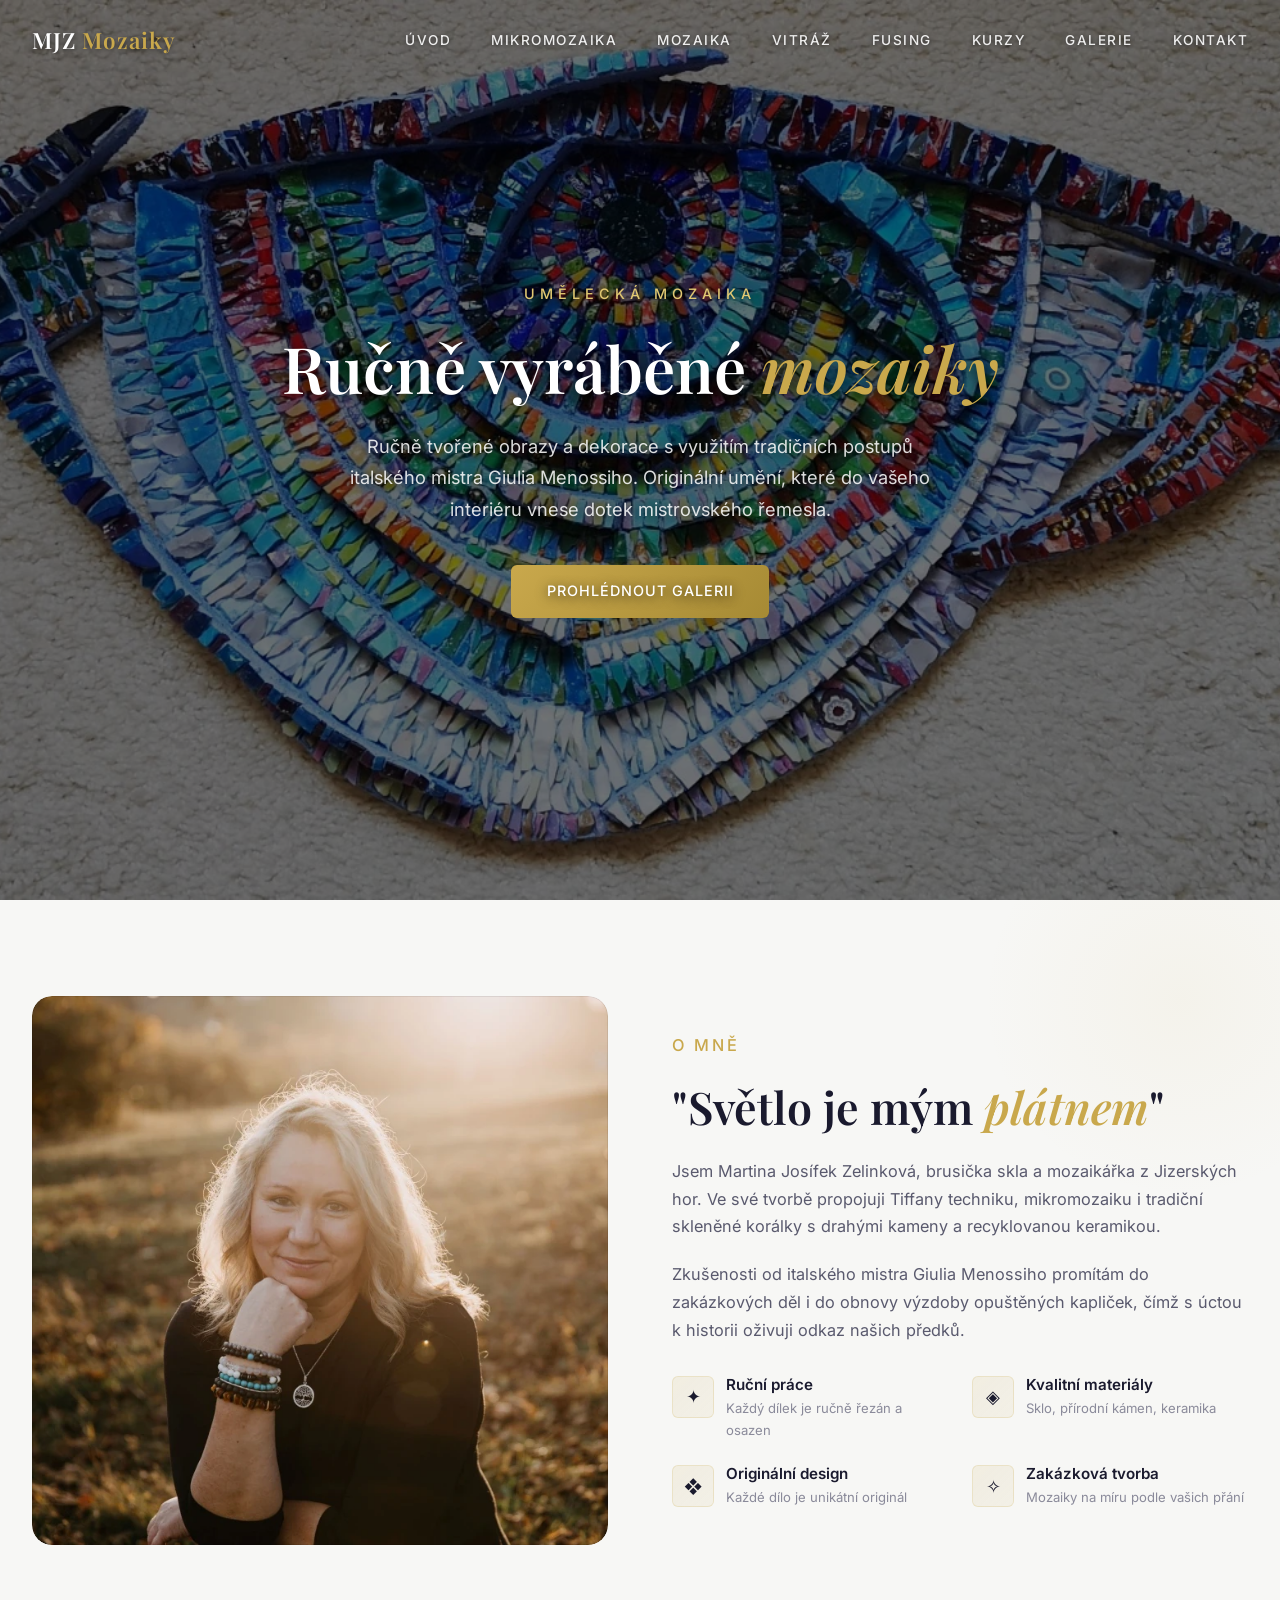
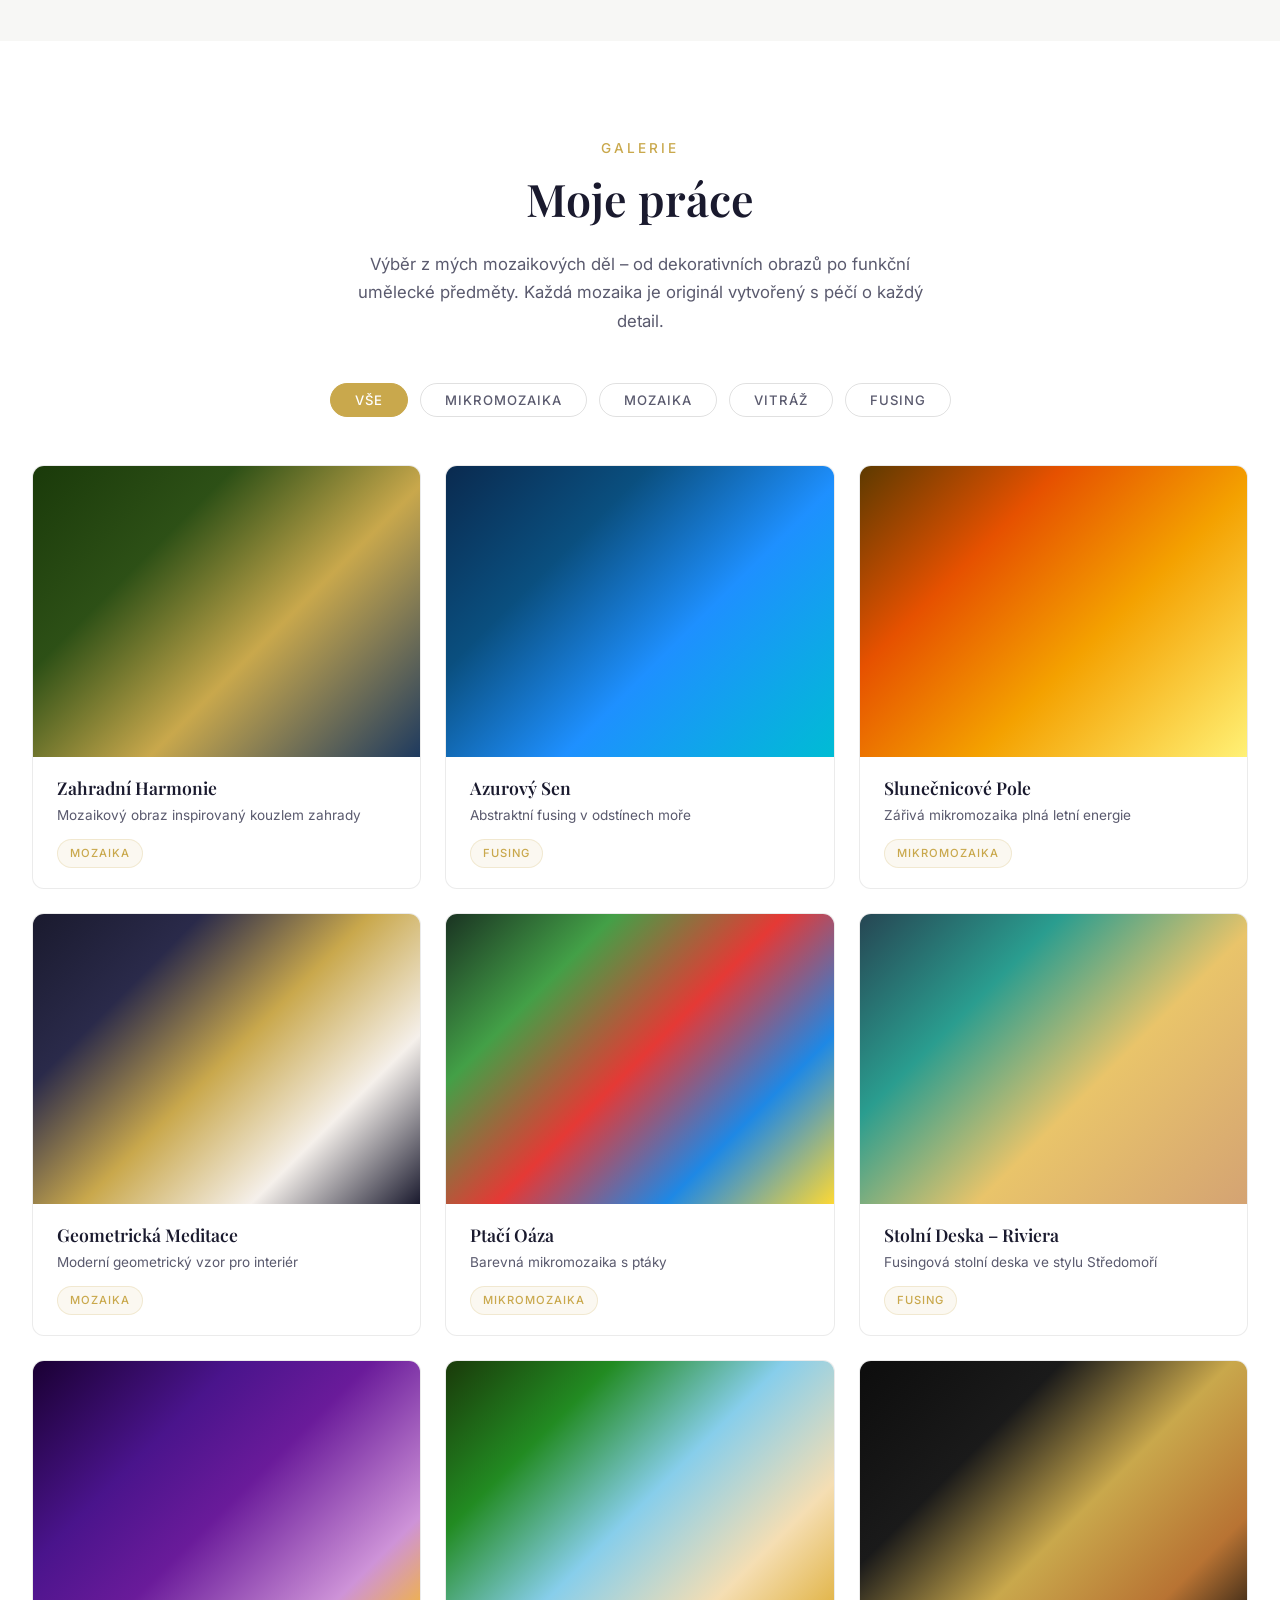
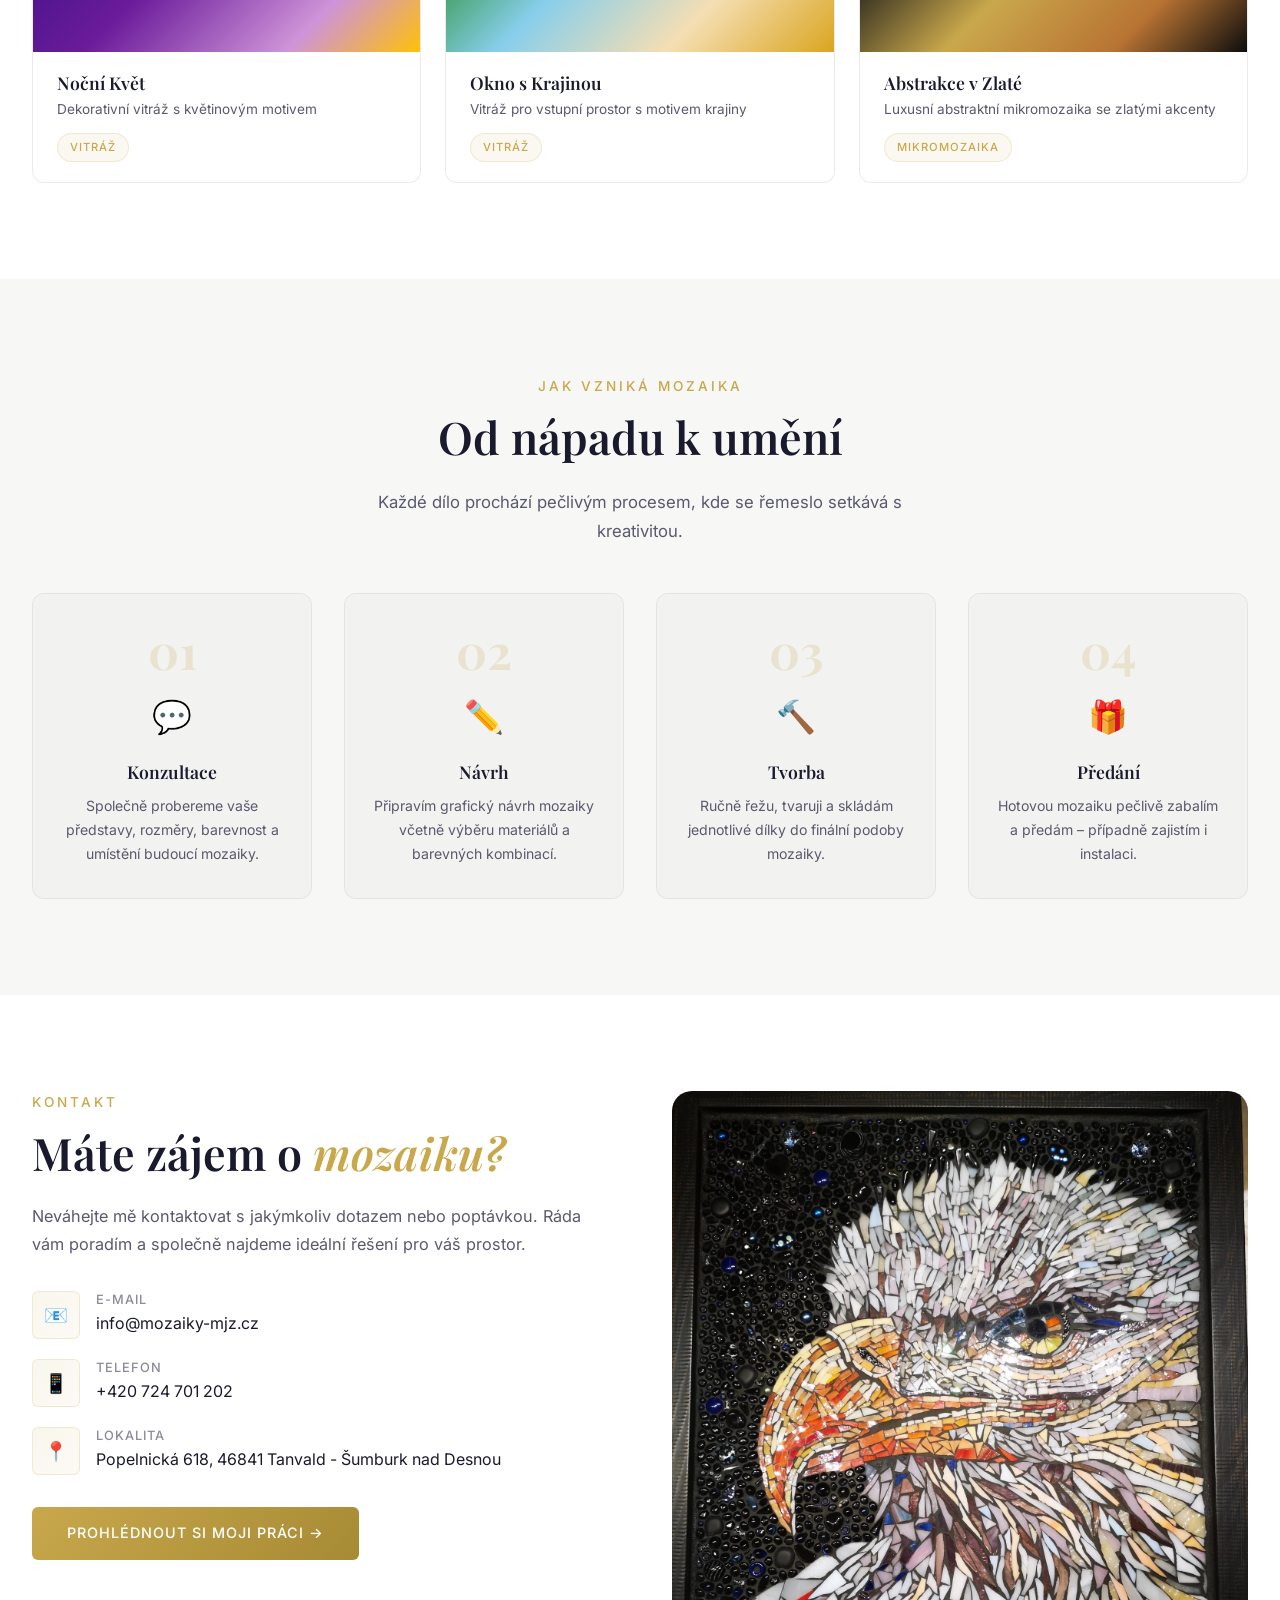
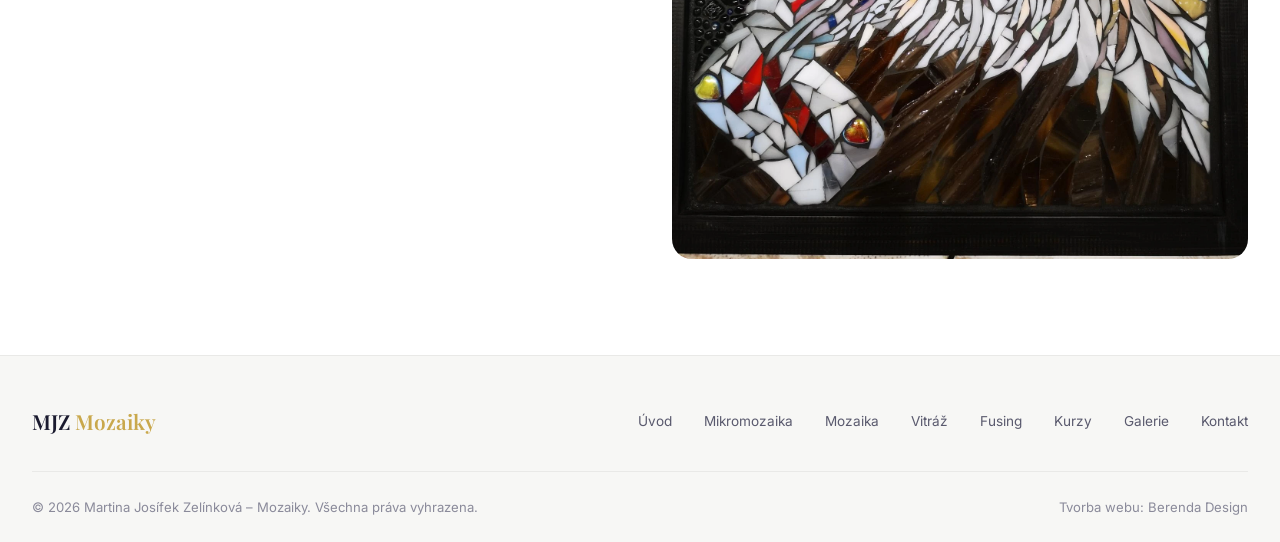
<file: index.html>
<!DOCTYPE html>
<html lang="cs">
<head>
  <meta charset="UTF-8">
  <meta name="viewport" content="width=device-width, initial-scale=1.0">
  <meta name="description" content="Martina Josífek Zelínková – Ruční tvorba uměleckých mozaik. Originální mozaikové obrazy, dekorace a zakázková výroba z kvalitních materiálů.">
  <meta name="keywords" content="mozaika, umělecká mozaika, ruční práce, dekorace, mozaikové obrazy, zakázková výroba">
  <title>Martina Josífek Zelínková – Mozaiky</title>
  <link rel="stylesheet" href="styles.css?v=3">
</head>
<body>

  <!-- ========== NAVBAR ========== -->
  <nav class="navbar" id="navbar">
    <div class="container">
      <a href="#hero" class="nav-logo">MJZ <span>Mozaiky</span></a>
      <ul class="nav-links" id="navLinks">
        <li><a href="index.html" class="active">Úvod</a></li>
        <li><a href="mikromozaika.html">Mikromozaika</a></li>
        <li><a href="mozaika.html">Mozaika</a></li>
        <li><a href="vitraz.html">Vitráž</a></li>
        <li><a href="fusing.html">Fusing</a></li>
        <li><a href="kurzy.html">Kurzy</a></li>
        <li><a href="#gallery">Galerie</a></li>
        <li><a href="#contact">Kontakt</a></li>
      </ul>
      <button class="nav-hamburger" id="navHamburger" aria-label="Menu">
        <span></span>
        <span></span>
        <span></span>
      </button>
    </div>
  </nav>

  <!-- ========== HERO ========== -->
  <section class="hero" id="hero">
    <div class="hero-bg" style="background-image: url('images/mozaika.webp');"></div>
    <div class="hero-mosaic-pattern"></div>
    <div class="hero-content">
      <p class="section-subtitle">Umělecká mozaika</p>
      <h1>Ručně vyráběné <em>mozaiky</em></h1>
      <p class="hero-description">
        Ručně tvořené obrazy a dekorace s využitím tradičních postupů italského mistra Giulia Menossiho. Originální umění, které do vašeho interiéru vnese dotek mistrovského řemesla.
      </p>
      <div class="hero-buttons">
        <a href="#gallery" class="btn btn-primary">Prohlédnout galerii</a>
      </div>
    </div>
  </section>

  <!-- ========== ABOUT ========== -->
  <section class="about" id="about">
    <div class="container">
      <div class="about-grid">
        <div class="about-image reveal">
          <img src="images/kontakt.webp" alt="Martina Josífek Zelínková">
        </div>
        <div class="about-text reveal reveal-delay-1">
          <p class="section-subtitle">O mně</p>
          <h2>"Světlo je mým <em>plátnem</em>"</h2>
          <p>
            Jsem Martina Josífek Zelinková, brusička skla a mozaikářka z Jizerských hor. Ve své tvorbě propojuji Tiffany techniku, mikromozaiku i tradiční skleněné korálky s drahými kameny a recyklovanou keramikou.
          </p>
          <p>
            Zkušenosti od italského mistra Giulia Menossiho promítám do zakázkových děl i do obnovy výzdoby opuštěných kapliček, čímž s úctou k historii oživuji odkaz našich předků.
          </p>
          <div class="about-features">
            <div class="about-feature">
              <div class="about-feature-icon">✦</div>
              <div>
                <h4>Ruční práce</h4>
                <p>Každý dílek je ručně řezán a osazen</p>
              </div>
            </div>
            <div class="about-feature">
              <div class="about-feature-icon">◈</div>
              <div>
                <h4>Kvalitní materiály</h4>
                <p>Sklo, přírodní kámen, keramika</p>
              </div>
            </div>
            <div class="about-feature">
              <div class="about-feature-icon">❖</div>
              <div>
                <h4>Originální design</h4>
                <p>Každé dílo je unikátní originál</p>
              </div>
            </div>
            <div class="about-feature">
              <div class="about-feature-icon">✧</div>
              <div>
                <h4>Zakázková tvorba</h4>
                <p>Mozaiky na míru podle vašich přání</p>
              </div>
            </div>
          </div>
        </div>
      </div>
    </div>
  </section>

  <!-- ========== GALLERY ========== -->
  <section class="gallery" id="gallery">
    <div class="container">
      <div class="gallery-header reveal">
        <p class="section-subtitle">Galerie</p>
        <h2 class="section-title">Moje práce</h2>
        <p class="section-description">
          Výběr z mých mozaikových děl – od dekorativních obrazů po funkční umělecké předměty. Každá mozaika je originál vytvořený s péčí o každý detail.
        </p>
      </div>

      <div class="gallery-filters reveal">
        <button class="filter-btn active" data-filter="all">Vše</button>
        <button class="filter-btn" data-filter="mikromozaika">Mikromozaika</button>
        <button class="filter-btn" data-filter="mozaika">Mozaika</button>
        <button class="filter-btn" data-filter="vitraz">Vitráž</button>
        <button class="filter-btn" data-filter="fusing">Fusing</button>
      </div>

      <div class="gallery-grid" id="galleryGrid">
        <!-- Products are rendered by JavaScript -->
      </div>
    </div>
  </section>

  <!-- ========== PROCESS ========== -->
  <section class="process" id="process">
    <div class="container">
      <div class="gallery-header reveal">
        <p class="section-subtitle">Jak vzniká mozaika</p>
        <h2 class="section-title">Od nápadu k umění</h2>
        <p class="section-description">
          Každé dílo prochází pečlivým procesem, kde se řemeslo setkává s kreativitou.
        </p>
      </div>
      <div class="process-grid">
        <div class="process-step reveal reveal-delay-1">
          <div class="process-step-number">01</div>
          <div class="process-step-icon">💬</div>
          <h3>Konzultace</h3>
          <p>Společně probereme vaše představy, rozměry, barevnost a umístění budoucí mozaiky.</p>
        </div>
        <div class="process-step reveal reveal-delay-2">
          <div class="process-step-number">02</div>
          <div class="process-step-icon">✏️</div>
          <h3>Návrh</h3>
          <p>Připravím grafický návrh mozaiky včetně výběru materiálů a barevných kombinací.</p>
        </div>
        <div class="process-step reveal reveal-delay-3">
          <div class="process-step-number">03</div>
          <div class="process-step-icon">🔨</div>
          <h3>Tvorba</h3>
          <p>Ručně řežu, tvaruji a skládám jednotlivé dílky do finální podoby mozaiky.</p>
        </div>
        <div class="process-step reveal reveal-delay-4">
          <div class="process-step-number">04</div>
          <div class="process-step-icon">🎁</div>
          <h3>Předání</h3>
          <p>Hotovou mozaiku pečlivě zabalím a předám – případně zajistím i instalaci.</p>
        </div>
      </div>
    </div>
  </section>

  <!-- ========== CONTACT ========== -->
  <section class="contact" id="contact">
    <div class="container">
      <div class="contact-grid">
        <div class="contact-info reveal">
          <p class="section-subtitle">Kontakt</p>
          <h2>Máte zájem o <em>mozaiku?</em></h2>
          <p>Neváhejte mě kontaktovat s jakýmkoliv dotazem nebo poptávkou. Ráda vám poradím a společně najdeme ideální řešení pro váš prostor.</p>
          <div class="contact-details">
            <div class="contact-detail">
              <div class="contact-detail-icon">📧</div>
              <div>
                <h4>E-mail</h4>
                <a href="mailto:info@mozaiky-mjz.cz">info@mozaiky-mjz.cz</a>
              </div>
            </div>
            <div class="contact-detail">
              <div class="contact-detail-icon">📱</div>
              <div>
                <h4>Telefon</h4>
                <a href="tel:+420724701202">+420 724 701 202</a>
              </div>
            </div>
            <div class="contact-detail">
              <div class="contact-detail-icon">📍</div>
              <div>
                <h4>Lokalita</h4>
                <p>Popelnická 618, 46841 Tanvald - Šumburk nad Desnou</p>
              </div>
            </div>
          </div>
          <a href="#gallery" class="btn btn-primary" style="margin-top: 2rem;">Prohlédnout si moji práci →</a>
        </div>
        <div class="contact-photo reveal reveal-delay-1">
          <img src="images/mozaika_orel.webp" alt="Mozaikový orel">
        </div>
      </div>
    </div>
  </section>

  <!-- ========== FOOTER ========== -->
  <footer class="footer">
    <div class="container">
      <div class="footer-content">
        <div class="footer-logo">MJZ <span>Mozaiky</span></div>
        <div class="footer-links">
          <a href="index.html">Úvod</a>
          <a href="mikromozaika.html">Mikromozaika</a>
          <a href="mozaika.html">Mozaika</a>
          <a href="vitraz.html">Vitráž</a>
          <a href="fusing.html">Fusing</a>
          <a href="kurzy.html">Kurzy</a>
          <a href="#gallery">Galerie</a>
          <a href="#contact">Kontakt</a>
        </div>
      </div>
      <div class="footer-bottom">
        <p>&copy; 2026 Martina Josífek Zelínková – Mozaiky. Všechna práva vyhrazena.</p>
        <p>Tvorba webu: <a href="https://berenda-design.cz/" target="_blank" rel="noopener">Berenda Design</a></p>
      </div>
    </div>
  </footer>

  <script src="products.js?v=3"></script>
  <script src="script.js?v=3"></script>
</body>
</html>
</file>
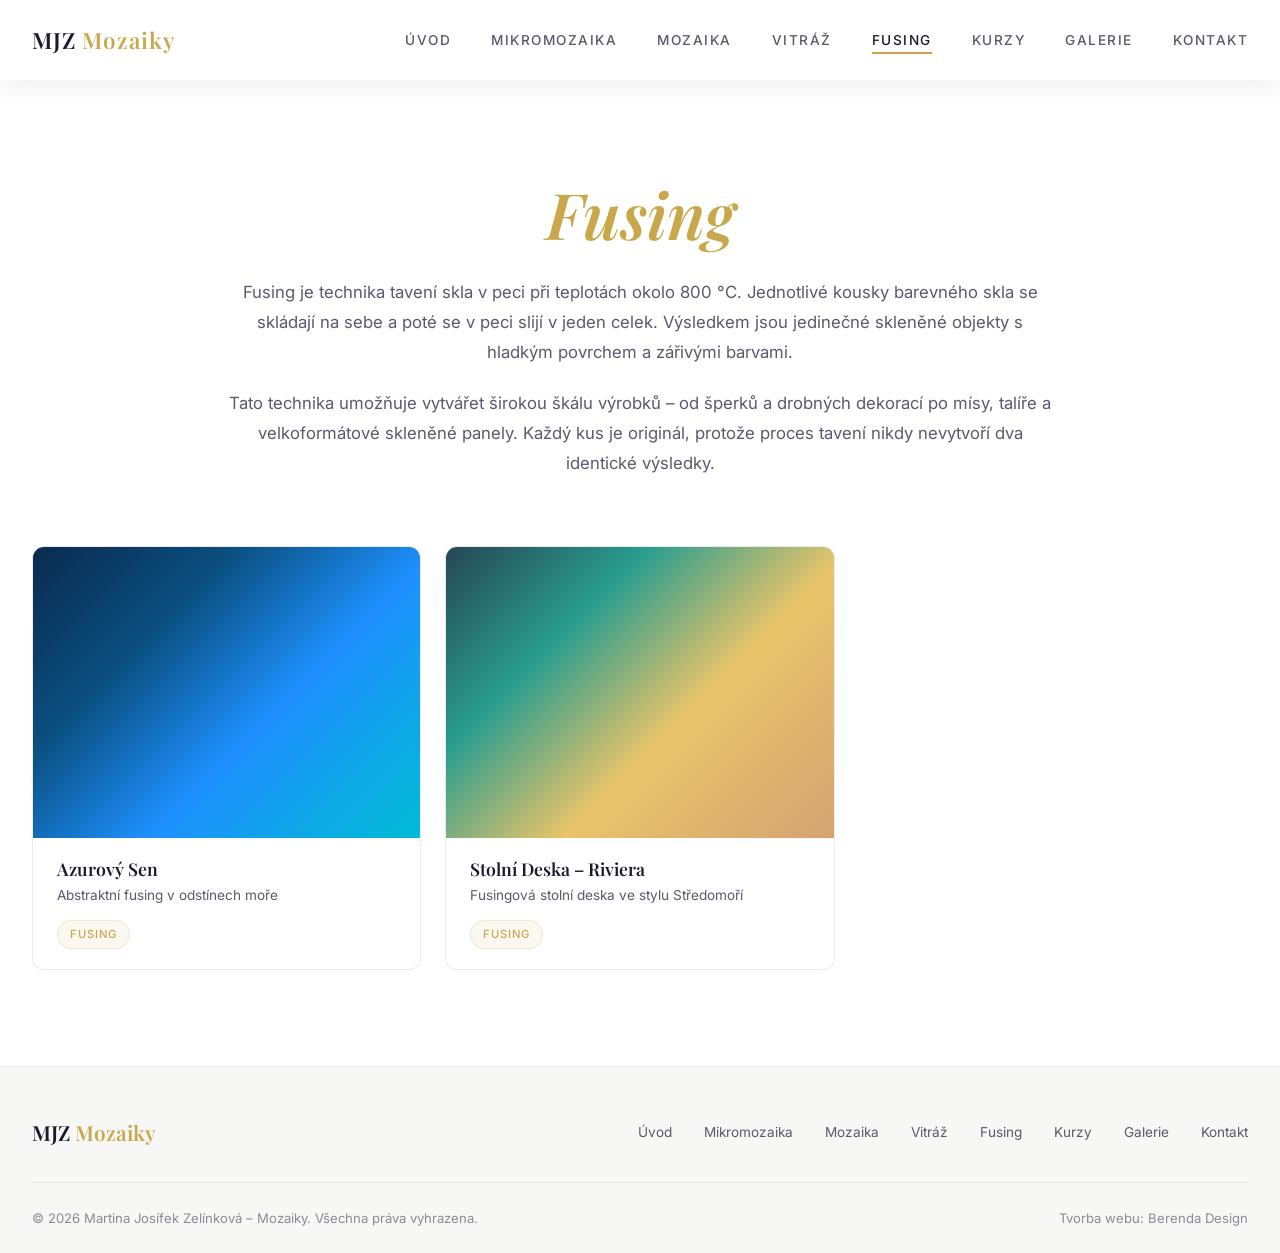
<file: fusing.html>
<!DOCTYPE html>
<html lang="cs">
<head>
  <meta charset="UTF-8">
  <meta name="viewport" content="width=device-width, initial-scale=1.0">
  <meta name="description" content="Fusing – tavení skla v peci a tvorba jedinečných skleněných objektů. Šperky, mísy, dekorace. Martina Josífek Zelínková.">
  <title>Fusing – MJZ Mozaiky</title>
  <link rel="stylesheet" href="styles.css?v=4">
</head>
<body>

  <nav class="navbar scrolled" id="navbar">
    <div class="container">
      <a href="index.html" class="nav-logo">MJZ <span>Mozaiky</span></a>
      <ul class="nav-links" id="navLinks">
        <li><a href="index.html">Úvod</a></li>
        <li><a href="mikromozaika.html">Mikromozaika</a></li>
        <li><a href="mozaika.html">Mozaika</a></li>
        <li><a href="vitraz.html">Vitráž</a></li>
        <li><a href="fusing.html" class="active">Fusing</a></li>
        <li><a href="kurzy.html">Kurzy</a></li>
        <li><a href="index.html#gallery">Galerie</a></li>
        <li><a href="index.html#contact">Kontakt</a></li>
      </ul>
      <button class="nav-hamburger" id="navHamburger" aria-label="Menu">
        <span></span>
        <span></span>
        <span></span>
      </button>
    </div>
  </nav>

  <section class="subpage-content">
    <div class="container">
      <h1><em>Fusing</em></h1>
      <p>
        Fusing je technika tavení skla v peci při teplotách okolo 800 °C. Jednotlivé kousky barevného skla se skládají na sebe a poté se v peci slijí v jeden celek. Výsledkem jsou jedinečné skleněné objekty s hladkým povrchem a zářivými barvami.
      </p>
      <p>
        Tato technika umožňuje vytvářet širokou škálu výrobků – od šperků a drobných dekorací po mísy, talíře a velkoformátové skleněné panely. Každý kus je originál, protože proces tavení nikdy nevytvoří dva identické výsledky.
      </p>
    </div>
  </section>

  <section class="gallery" style="padding-top: 0;">
    <div class="container">
      <div class="gallery-grid" id="galleryGrid"></div>
    </div>
  </section>

  <footer class="footer">
    <div class="container">
      <div class="footer-content">
        <div class="footer-logo">MJZ <span>Mozaiky</span></div>
        <div class="footer-links">
          <a href="index.html">Úvod</a>
          <a href="mikromozaika.html">Mikromozaika</a>
          <a href="mozaika.html">Mozaika</a>
          <a href="vitraz.html">Vitráž</a>
          <a href="fusing.html">Fusing</a>
          <a href="kurzy.html">Kurzy</a>
          <a href="index.html#gallery">Galerie</a>
          <a href="index.html#contact">Kontakt</a>
        </div>
      </div>
      <div class="footer-bottom">
        <p>&copy; 2026 Martina Josífek Zelínková – Mozaiky. Všechna práva vyhrazena.</p>
        <p>Tvorba webu: <a href="https://berenda-design.cz/" target="_blank" rel="noopener">Berenda Design</a></p>
      </div>
    </div>
  </footer>

  <script src="products.js?v=3"></script>
  <script>
    const navHamburger = document.getElementById('navHamburger');
    const navLinks = document.getElementById('navLinks');
    navHamburger.addEventListener('click', () => {
      navLinks.classList.toggle('active');
      navHamburger.classList.toggle('active');
    });

    const galleryGrid = document.getElementById('galleryGrid');
    const filtered = products.filter(p => p.category === 'fusing');
    galleryGrid.innerHTML = filtered.map(product => `
      <a href="product.html?id=${product.id}" class="product-card">
        <div class="product-card-image" style="background: ${product.gradient};">
          <div class="product-card-overlay">
            <span>Zobrazit detail →</span>
          </div>
        </div>
        <div class="product-card-info">
          <h3>${product.title}</h3>
          <p>${product.shortDesc}</p>
          <span class="card-tag">${product.tag}</span>
        </div>
      </a>
    `).join('');
  </script>
</body>
</html>
</file>
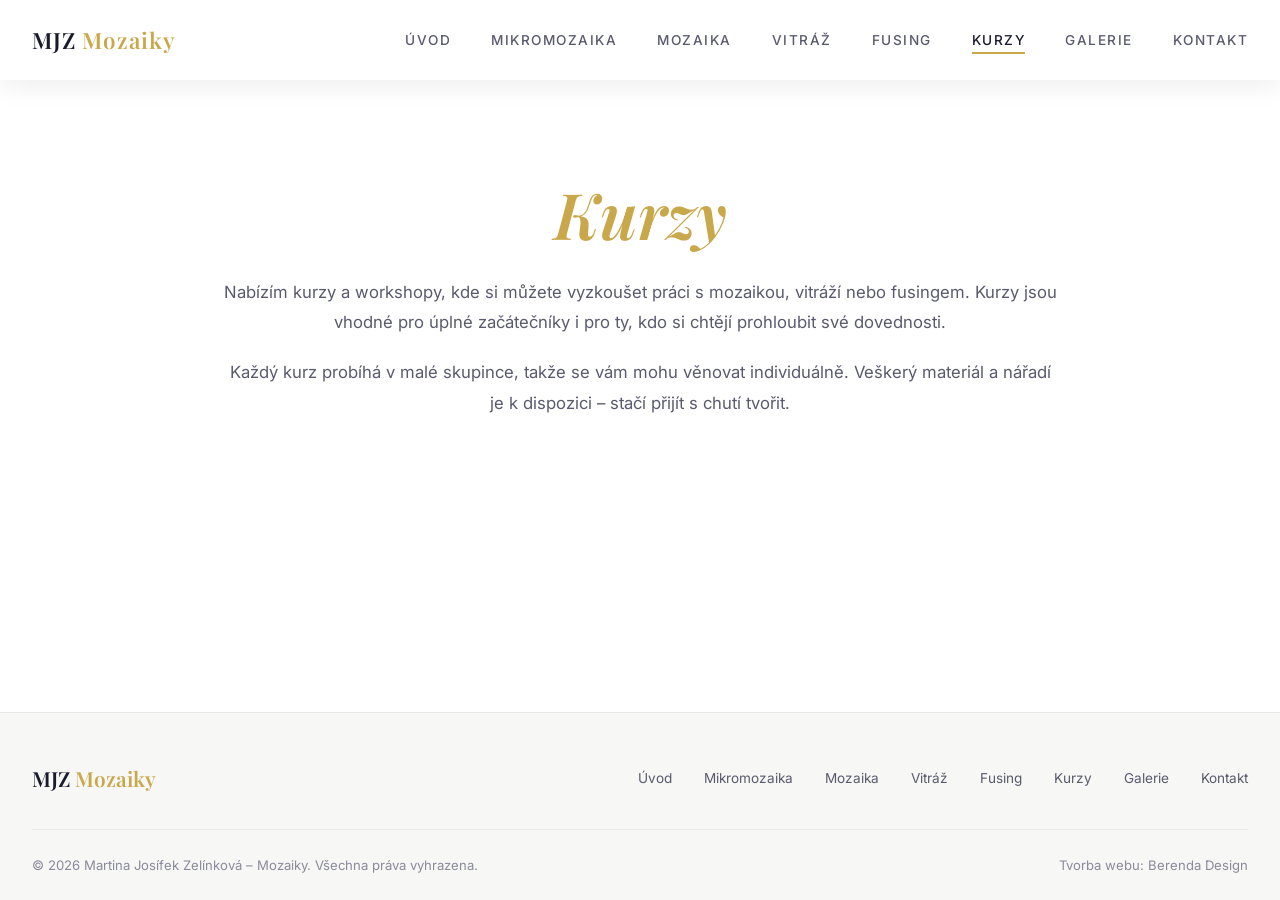
<file: kurzy.html>
<!DOCTYPE html>
<html lang="cs">
<head>
  <meta charset="UTF-8">
  <meta name="viewport" content="width=device-width, initial-scale=1.0">
  <meta name="description" content="Kurzy mozaiky a práce se sklem – workshopy pro začátečníky i pokročilé. Naučte se tvořit mozaiku, vitráž nebo fusing. Martina Josífek Zelínková.">
  <title>Kurzy – MJZ Mozaiky</title>
  <link rel="stylesheet" href="styles.css?v=4">
</head>
<body>

  <nav class="navbar scrolled" id="navbar">
    <div class="container">
      <a href="index.html" class="nav-logo">MJZ <span>Mozaiky</span></a>
      <ul class="nav-links" id="navLinks">
        <li><a href="index.html">Úvod</a></li>
        <li><a href="mikromozaika.html">Mikromozaika</a></li>
        <li><a href="mozaika.html">Mozaika</a></li>
        <li><a href="vitraz.html">Vitráž</a></li>
        <li><a href="fusing.html">Fusing</a></li>
        <li><a href="kurzy.html" class="active">Kurzy</a></li>
        <li><a href="index.html#gallery">Galerie</a></li>
        <li><a href="index.html#contact">Kontakt</a></li>
      </ul>
      <button class="nav-hamburger" id="navHamburger" aria-label="Menu">
        <span></span>
        <span></span>
        <span></span>
      </button>
    </div>
  </nav>

  <section class="subpage-content">
    <div class="container">
      <h1><em>Kurzy</em></h1>
      <p>
        Nabízím kurzy a workshopy, kde si můžete vyzkoušet práci s mozaikou, vitráží nebo fusingem. Kurzy jsou vhodné pro úplné začátečníky i pro ty, kdo si chtějí prohloubit své dovednosti.
      </p>
      <p>
        Každý kurz probíhá v malé skupince, takže se vám mohu věnovat individuálně. Veškerý materiál a nářadí je k dispozici – stačí přijít s chutí tvořit.
      </p>
    </div>
  </section>

  <footer class="footer">
    <div class="container">
      <div class="footer-content">
        <div class="footer-logo">MJZ <span>Mozaiky</span></div>
        <div class="footer-links">
          <a href="index.html">Úvod</a>
          <a href="mikromozaika.html">Mikromozaika</a>
          <a href="mozaika.html">Mozaika</a>
          <a href="vitraz.html">Vitráž</a>
          <a href="fusing.html">Fusing</a>
          <a href="kurzy.html">Kurzy</a>
          <a href="index.html#gallery">Galerie</a>
          <a href="index.html#contact">Kontakt</a>
        </div>
      </div>
      <div class="footer-bottom">
        <p>&copy; 2026 Martina Josífek Zelínková – Mozaiky. Všechna práva vyhrazena.</p>
        <p>Tvorba webu: <a href="https://berenda-design.cz/" target="_blank" rel="noopener">Berenda Design</a></p>
      </div>
    </div>
  </footer>

  <script>
    const navHamburger = document.getElementById('navHamburger');
    const navLinks = document.getElementById('navLinks');
    navHamburger.addEventListener('click', () => {
      navLinks.classList.toggle('active');
      navHamburger.classList.toggle('active');
    });
  </script>
</body>
</html>
</file>
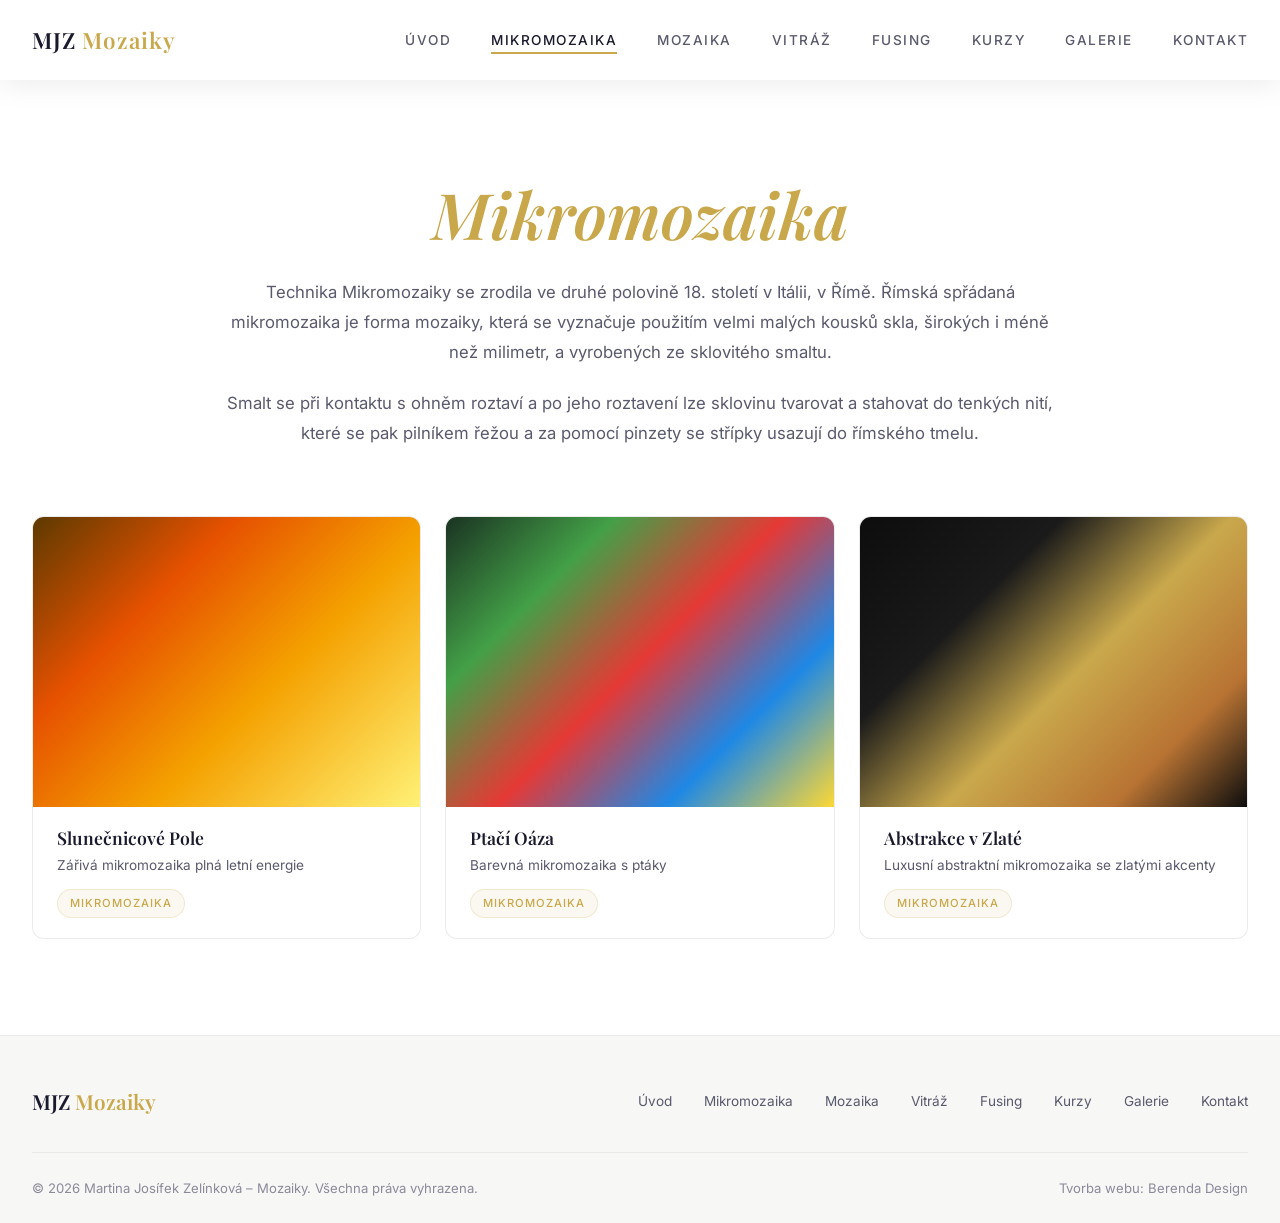
<file: mikromozaika.html>
<!DOCTYPE html>
<html lang="cs">
<head>
  <meta charset="UTF-8">
  <meta name="viewport" content="width=device-width, initial-scale=1.0">
  <meta name="description" content="Mikromozaika – miniaturní mozaikové díla z drobných dílků skla, kamene a keramiky. Martina Josífek Zelínková.">
  <title>Mikromozaika – MJZ Mozaiky</title>
  <link rel="stylesheet" href="styles.css?v=4">
</head>
<body>

  <nav class="navbar scrolled" id="navbar">
    <div class="container">
      <a href="index.html" class="nav-logo">MJZ <span>Mozaiky</span></a>
      <ul class="nav-links" id="navLinks">
        <li><a href="index.html">Úvod</a></li>
        <li><a href="mikromozaika.html" class="active">Mikromozaika</a></li>
        <li><a href="mozaika.html">Mozaika</a></li>
        <li><a href="vitraz.html">Vitráž</a></li>
        <li><a href="fusing.html">Fusing</a></li>
        <li><a href="kurzy.html">Kurzy</a></li>
        <li><a href="index.html#gallery">Galerie</a></li>
        <li><a href="index.html#contact">Kontakt</a></li>
      </ul>
      <button class="nav-hamburger" id="navHamburger" aria-label="Menu">
        <span></span>
        <span></span>
        <span></span>
      </button>
    </div>
  </nav>

  <section class="subpage-content">
    <div class="container">
      <h1><em>Mikromozaika</em></h1>
      <p>
        Technika Mikromozaiky se zrodila ve druhé polovině 18. století v Itálii, v Římě. Římská spřádaná mikromozaika je forma mozaiky, která se vyznačuje použitím velmi malých kousků skla, širokých i méně než milimetr, a vyrobených ze sklovitého smaltu.
      </p>
      <p>
        Smalt se při kontaktu s ohněm roztaví a po  jeho roztavení lze sklovinu tvarovat a stahovat do tenkých nití, které se pak pilníkem řežou a za pomocí pinzety se střípky usazují do římského tmelu.
      </p>
    </div>
  </section>

  <section class="gallery" style="padding-top: 0;">
    <div class="container">
      <div class="gallery-grid" id="galleryGrid"></div>
    </div>
  </section>

  <footer class="footer">
    <div class="container">
      <div class="footer-content">
        <div class="footer-logo">MJZ <span>Mozaiky</span></div>
        <div class="footer-links">
          <a href="index.html">Úvod</a>
          <a href="mikromozaika.html">Mikromozaika</a>
          <a href="mozaika.html">Mozaika</a>
          <a href="vitraz.html">Vitráž</a>
          <a href="fusing.html">Fusing</a>
          <a href="kurzy.html">Kurzy</a>
          <a href="index.html#gallery">Galerie</a>
          <a href="index.html#contact">Kontakt</a>
        </div>
      </div>
      <div class="footer-bottom">
        <p>&copy; 2026 Martina Josífek Zelínková – Mozaiky. Všechna práva vyhrazena.</p>
        <p>Tvorba webu: <a href="https://berenda-design.cz/" target="_blank" rel="noopener">Berenda Design</a></p>
      </div>
    </div>
  </footer>

  <script src="products.js?v=3"></script>
  <script>
    // Mobile menu toggle
    const navHamburger = document.getElementById('navHamburger');
    const navLinks = document.getElementById('navLinks');
    navHamburger.addEventListener('click', () => {
      navLinks.classList.toggle('active');
      navHamburger.classList.toggle('active');
    });

    // Render filtered gallery
    const galleryGrid = document.getElementById('galleryGrid');
    const filtered = products.filter(p => p.category === 'mikromozaika');
    galleryGrid.innerHTML = filtered.map(product => `
      <a href="product.html?id=${product.id}" class="product-card">
        <div class="product-card-image" style="background: ${product.gradient};">
          <div class="product-card-overlay">
            <span>Zobrazit detail →</span>
          </div>
        </div>
        <div class="product-card-info">
          <h3>${product.title}</h3>
          <p>${product.shortDesc}</p>
          <span class="card-tag">${product.tag}</span>
        </div>
      </a>
    `).join('');
  </script>
</body>
</html>
</file>
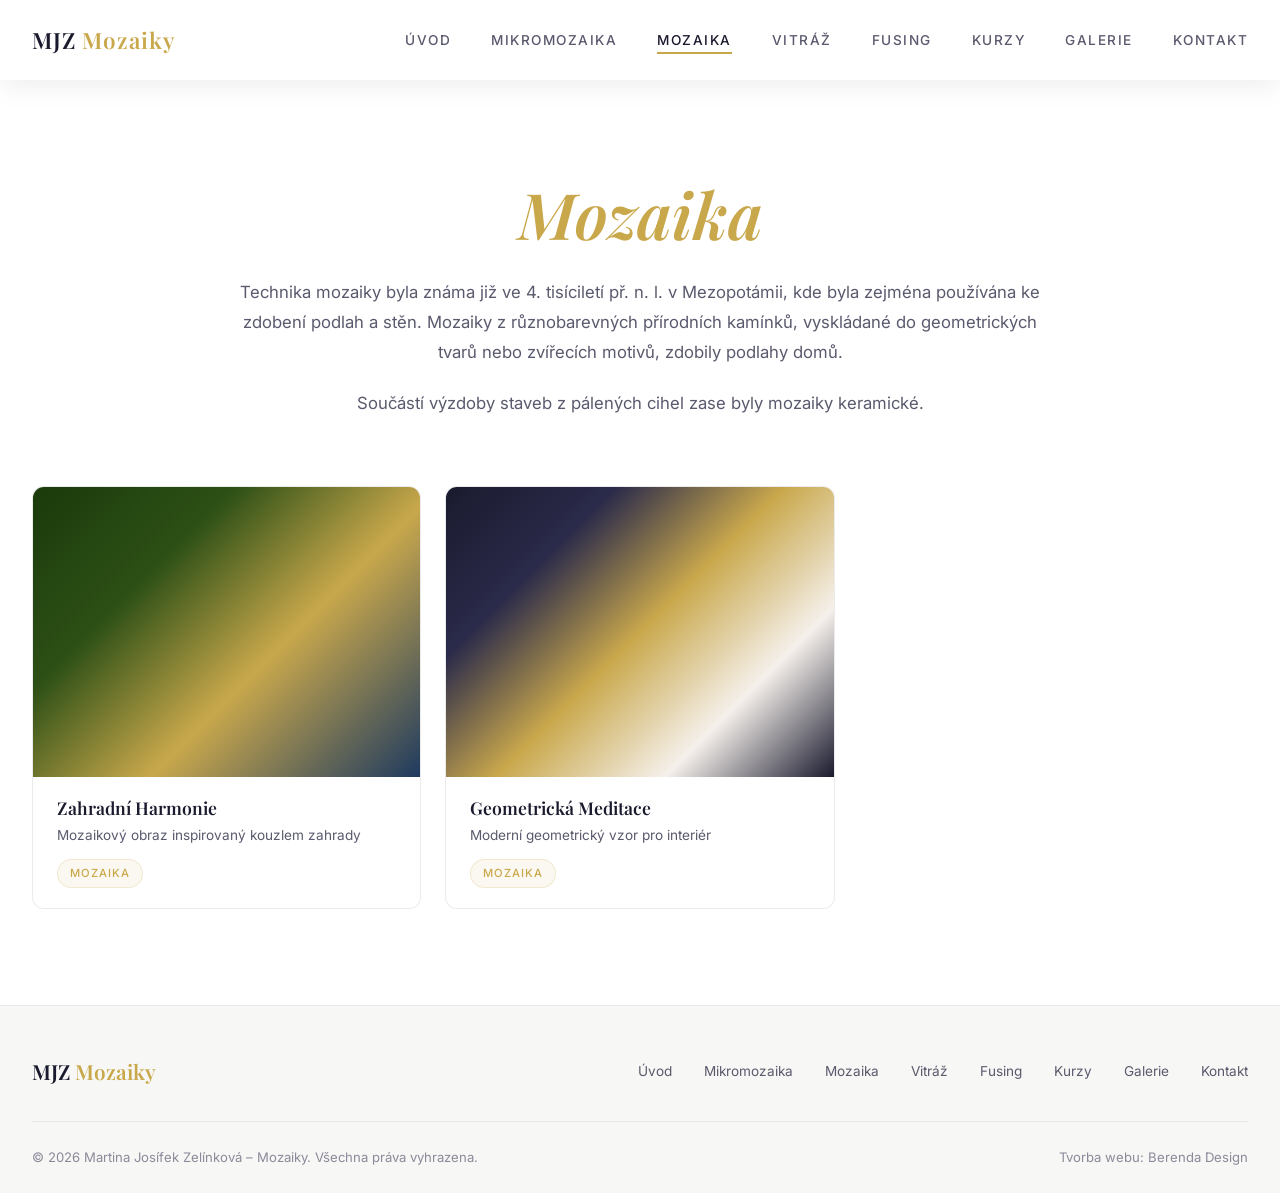
<file: mozaika.html>
<!DOCTYPE html>
<html lang="cs">
<head>
  <meta charset="UTF-8">
  <meta name="viewport" content="width=device-width, initial-scale=1.0">
  <meta name="description" content="Mozaika – tradiční technika skládání skla, kamene a keramiky. Dekorativní obrazy, stolní desky a fasádní mozaiky. Martina Josífek Zelínková.">
  <title>Mozaika – MJZ Mozaiky</title>
  <link rel="stylesheet" href="styles.css?v=4">
</head>
<body>

  <nav class="navbar scrolled" id="navbar">
    <div class="container">
      <a href="index.html" class="nav-logo">MJZ <span>Mozaiky</span></a>
      <ul class="nav-links" id="navLinks">
        <li><a href="index.html">Úvod</a></li>
        <li><a href="mikromozaika.html">Mikromozaika</a></li>
        <li><a href="mozaika.html" class="active">Mozaika</a></li>
        <li><a href="vitraz.html">Vitráž</a></li>
        <li><a href="fusing.html">Fusing</a></li>
        <li><a href="kurzy.html">Kurzy</a></li>
        <li><a href="index.html#gallery">Galerie</a></li>
        <li><a href="index.html#contact">Kontakt</a></li>
      </ul>
      <button class="nav-hamburger" id="navHamburger" aria-label="Menu">
        <span></span>
        <span></span>
        <span></span>
      </button>
    </div>
  </nav>

  <section class="subpage-content">
    <div class="container">
      <h1><em>Mozaika</em></h1>
      <p>
        Technika mozaiky byla známa již ve 4. tisíciletí př. n. l. v Mezopotámii, kde byla zejména používána ke zdobení podlah a stěn. Mozaiky z různobarevných přírodních kamínků, vyskládané do geometrických tvarů nebo zvířecích motivů, zdobily podlahy domů. 
      </p>
      <p>
        Součástí výzdoby staveb z pálených cihel zase byly mozaiky keramické.
      </p>
    </div>
  </section>

  <section class="gallery" style="padding-top: 0;">
    <div class="container">
      <div class="gallery-grid" id="galleryGrid"></div>
    </div>
  </section>

  <footer class="footer">
    <div class="container">
      <div class="footer-content">
        <div class="footer-logo">MJZ <span>Mozaiky</span></div>
        <div class="footer-links">
          <a href="index.html">Úvod</a>
          <a href="mikromozaika.html">Mikromozaika</a>
          <a href="mozaika.html">Mozaika</a>
          <a href="vitraz.html">Vitráž</a>
          <a href="fusing.html">Fusing</a>
          <a href="kurzy.html">Kurzy</a>
          <a href="index.html#gallery">Galerie</a>
          <a href="index.html#contact">Kontakt</a>
        </div>
      </div>
      <div class="footer-bottom">
        <p>&copy; 2026 Martina Josífek Zelínková – Mozaiky. Všechna práva vyhrazena.</p>
        <p>Tvorba webu: <a href="https://berenda-design.cz/" target="_blank" rel="noopener">Berenda Design</a></p>
      </div>
    </div>
  </footer>

  <script src="products.js?v=3"></script>
  <script>
    const navHamburger = document.getElementById('navHamburger');
    const navLinks = document.getElementById('navLinks');
    navHamburger.addEventListener('click', () => {
      navLinks.classList.toggle('active');
      navHamburger.classList.toggle('active');
    });

    const galleryGrid = document.getElementById('galleryGrid');
    const filtered = products.filter(p => p.category === 'mozaika');
    galleryGrid.innerHTML = filtered.map(product => `
      <a href="product.html?id=${product.id}" class="product-card">
        <div class="product-card-image" style="background: ${product.gradient};">
          <div class="product-card-overlay">
            <span>Zobrazit detail →</span>
          </div>
        </div>
        <div class="product-card-info">
          <h3>${product.title}</h3>
          <p>${product.shortDesc}</p>
          <span class="card-tag">${product.tag}</span>
        </div>
      </a>
    `).join('');
  </script>
</body>
</html>
</file>
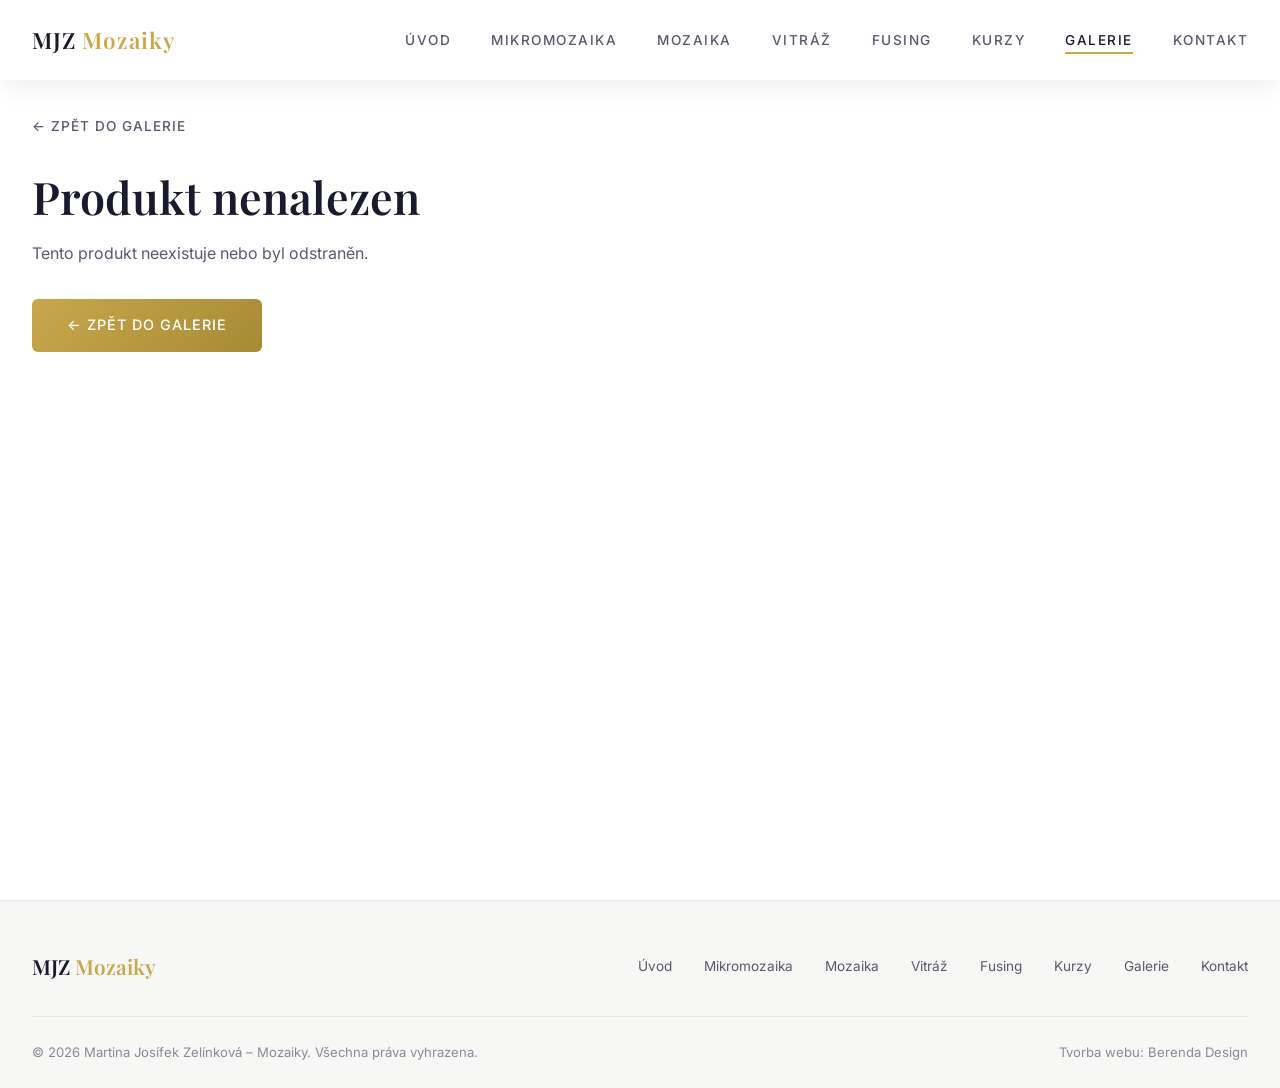
<file: product.html>
<!DOCTYPE html>
<html lang="cs">
<head>
  <meta charset="UTF-8">
  <meta name="viewport" content="width=device-width, initial-scale=1.0">
  <title>Detail produktu – Martina Josífek Zelínková</title>
  <link rel="stylesheet" href="styles.css?v=3">
  <style>
    /* Product Detail Page Styles */
    .product-detail {
      padding-top: calc(var(--nav-height) + 2rem);
      min-height: 100vh;
    }

    .product-grid {
      display: grid;
      grid-template-columns: 1fr 1fr;
      gap: 3rem;
      align-items: start;
    }

    .product-detail-image {
      width: 100%;
      aspect-ratio: 4/3; /* Changed to a more square ratio for side-by-side */
      border-radius: var(--radius-lg);
      overflow: hidden;
      margin-bottom: 0; /* Remove bottom margin inside grid */
      position: sticky;
      top: calc(var(--nav-height) + 2rem);
    }

    .product-detail-image img {
      width: 100%;
      height: 100%;
      object-fit: cover;
    }

    .product-detail-tag {
      display: inline-block;
      padding: 0.3rem 1rem;
      font-size: 0.72rem;
      font-weight: 500;
      letter-spacing: 1.5px;
      text-transform: uppercase;
      background: rgba(201, 168, 76, 0.08);
      color: var(--color-accent);
      border-radius: var(--radius-xl);
      border: 1px solid rgba(201, 168, 76, 0.2);
      margin-bottom: 1rem;
    }

    .product-detail h1 {
      margin-bottom: 1.5rem;
    }

    .product-detail-description {
      color: var(--color-text-muted);
      font-size: 1.1rem;
      line-height: 1.9;
      max-width: 800px;
      margin-bottom: 3rem;
    }

    .product-price {
      font-size: 1.4rem;
      font-weight: 600;
      color: var(--color-accent);
      margin-bottom: 1.5rem;
    }

    .product-detail-specs {
      display: grid;
      grid-template-columns: repeat(3, 1fr);
      gap: 1.5rem;
      margin-bottom: 3rem;
      padding: 2rem;
      background: var(--color-bg-section);
      border-radius: var(--radius-md);
      border: 1px solid rgba(0, 0, 0, 0.06);
    }

    .spec-item {
      text-align: center;
    }

    .spec-label {
      font-size: 0.72rem;
      font-weight: 500;
      letter-spacing: 1.5px;
      text-transform: uppercase;
      color: var(--color-text-dark);
      margin-bottom: 0.4rem;
    }

    .spec-value {
      font-family: var(--font-heading);
      font-size: 1.1rem;
      color: var(--color-accent);
    }

    .product-detail-actions {
      display: flex;
      gap: 1rem;
      flex-wrap: wrap;
    }

    .back-link {
      display: inline-flex;
      align-items: center;
      gap: 0.5rem;
      color: var(--color-text-muted);
      font-size: 0.85rem;
      font-weight: 500;
      letter-spacing: 1px;
      text-transform: uppercase;
      margin-bottom: 2rem;
      transition: color var(--transition);
    }

    .back-link:hover {
      color: var(--color-accent);
    }

    @media (max-width: 992px) {
      .product-grid {
        grid-template-columns: 1fr;
        gap: 2rem;
      }
      .product-detail-image {
        position: relative;
        top: 0;
        margin-bottom: 1rem;
      }
    }

    @media (max-width: 768px) {
      .product-detail-specs {
        grid-template-columns: 1fr;
      }
      .product-detail-actions {
        flex-direction: column;
      }
    }
  </style>
</head>
<body>

  <!-- ========== NAVBAR ========== -->
  <nav class="navbar scrolled" id="navbar">
    <div class="container">
      <a href="index.html" class="nav-logo">MJZ <span>Mozaiky</span></a>
      <ul class="nav-links" id="navLinks">
        <li><a href="index.html">Úvod</a></li>
        <li><a href="mikromozaika.html">Mikromozaika</a></li>
        <li><a href="mozaika.html">Mozaika</a></li>
        <li><a href="vitraz.html">Vitráž</a></li>
        <li><a href="fusing.html">Fusing</a></li>
        <li><a href="kurzy.html">Kurzy</a></li>
        <li><a href="index.html#gallery" class="active">Galerie</a></li>
        <li><a href="index.html#contact">Kontakt</a></li>
      </ul>
      <button class="nav-hamburger" id="navHamburger" aria-label="Menu">
        <span></span>
        <span></span>
        <span></span>
      </button>
    </div>
  </nav>

  <!-- ========== PRODUCT DETAIL ========== -->
  <section class="product-detail">
    <div class="container">
      <a href="index.html#gallery" class="back-link">← Zpět do galerie</a>

      <div id="productContent">
        <!-- Filled by JavaScript -->
      </div>
    </div>
  </section>

  <!-- ========== FOOTER ========== -->
  <footer class="footer">
    <div class="container">
      <div class="footer-content">
        <div class="footer-logo">MJZ <span>Mozaiky</span></div>
        <div class="footer-links">
          <a href="index.html">Úvod</a>
          <a href="mikromozaika.html">Mikromozaika</a>
          <a href="mozaika.html">Mozaika</a>
          <a href="vitraz.html">Vitráž</a>
          <a href="fusing.html">Fusing</a>
          <a href="kurzy.html">Kurzy</a>
          <a href="index.html#gallery">Galerie</a>
          <a href="index.html#contact">Kontakt</a>
        </div>
      </div>
      <div class="footer-bottom">
        <p>&copy; 2026 Martina Josífek Zelínková – Mozaiky. Všechna práva vyhrazena.</p>
        <p>Tvorba webu: <a href="https://berenda-design.cz/" target="_blank" rel="noopener">Berenda Design</a></p>
      </div>
    </div>
  </footer>

  <!-- ========== INQUIRY MODAL ========== -->
  <div class="modal-overlay" id="inquiryModal">
    <div class="modal-content">
      <button class="modal-close" id="closeModal" aria-label="Zavřít">&times;</button>
      <h2>Poptávka díla</h2>
      <p>Máte zájem o toto dílo? Vyplňte formulář a já se vám brzy ozvu.</p>
      
      <form class="contact-form" id="inquiryForm" onsubmit="event.preventDefault(); alert('Děkuji za poptávku. Brzy se vám ozvu.'); document.getElementById('closeModal').click();">
        <div class="form-row">
          <div class="form-group">
            <label for="firstName">Jméno *</label>
            <input type="text" id="firstName" required>
          </div>
          <div class="form-group">
            <label for="lastName">Příjmení *</label>
            <input type="text" id="lastName" required>
          </div>
        </div>
        <div class="form-group">
          <label for="email">E-mail *</label>
          <input type="email" id="email" required>
        </div>
        <div class="form-group">
          <label for="subject">Předmět</label>
          <input type="text" id="subject" readonly style="background: rgba(0,0,0,0.05); cursor: not-allowed; color: var(--color-text-muted);">
        </div>
        <div class="form-group">
          <label for="message">Zpráva *</label>
          <textarea id="message" rows="4" required></textarea>
        </div>
        <button type="submit" class="btn btn-primary" style="width: 100%; justify-content: center;">Odeslat poptávku</button>
      </form>
    </div>
  </div>

  <script src="products.js?v=3"></script>
  <script>
    // ─── Mobile Menu ──────────────────────────
    const navHamburger = document.getElementById('navHamburger');
    const navLinks = document.getElementById('navLinks');

    navHamburger.addEventListener('click', () => {
      navHamburger.classList.toggle('active');
      navLinks.classList.toggle('active');
      document.body.style.overflow = navLinks.classList.contains('active') ? 'hidden' : '';
    });

    navLinks.querySelectorAll('a').forEach(link => {
      link.addEventListener('click', () => {
        navHamburger.classList.remove('active');
        navLinks.classList.remove('active');
        document.body.style.overflow = '';
      });
    });

    // ─── Load Product Detail ─────────────────
    const params = new URLSearchParams(window.location.search);
    const productId = parseInt(params.get('id'));
    const product = products.find(p => p.id === productId);
    const container = document.getElementById('productContent');

    if (product) {
      document.title = `${product.title} – Martina Josífek Zelínková`;

      container.innerHTML = `
        <div class="product-grid">
          <div class="product-gallery-col">
            <div class="product-detail-image" style="background: ${product.gradient};">
              <!-- Sem půjde fotka: <img src="images/product-${product.id}.jpg" alt="${product.title}"> -->
            </div>
          </div>
          <div class="product-info-col">
            <span class="product-detail-tag">${product.tag}</span>
            <h1>${product.title}</h1>
            <div class="product-price">${product.price}</div>
            <p class="product-detail-description">${product.description}</p>

            <div class="product-detail-specs">
              <div class="spec-item">
                <div class="spec-label">Rozměry</div>
                <div class="spec-value">${product.dimensions}</div>
              </div>
              <div class="spec-item">
                <div class="spec-label">Materiál</div>
                <div class="spec-value">${product.material}</div>
              </div>
              <div class="spec-item">
                <div class="spec-label">Technika</div>
                <div class="spec-value">${product.technique}</div>
              </div>
            </div>

            <div class="product-detail-actions">
              <button id="openModalBtn" class="btn btn-primary">✉ Poptat toto dílo</button>
              <a href="index.html#gallery" class="btn btn-outline">← Zpět do galerie</a>
            </div>
          </div>
        </div>
      `;

      // ─── Modal Logic ────────────────────────
      const openModalBtn = document.getElementById('openModalBtn');
      const inquiryModal = document.getElementById('inquiryModal');
      const closeModalBtn = document.getElementById('closeModal');
      const subjectInput = document.getElementById('subject');

      openModalBtn.addEventListener('click', () => {
        subjectInput.value = `Poptávka: ${product.title}`;
        inquiryModal.classList.add('active');
        document.body.style.overflow = 'hidden';
      });

      const closeModal = () => {
        inquiryModal.classList.remove('active');
        document.body.style.overflow = '';
      };

      closeModalBtn.addEventListener('click', closeModal);

      inquiryModal.addEventListener('click', (e) => {
        if (e.target === inquiryModal) {
          closeModal();
        }
      });

    } else {
      container.innerHTML = `
        <h2>Produkt nenalezen</h2>
        <p style="color: var(--color-text-muted); margin: 1rem 0 2rem;">Tento produkt neexistuje nebo byl odstraněn.</p>
        <a href="index.html#gallery" class="btn btn-primary">← Zpět do galerie</a>
      `;
    }
  </script>
</body>
</html>
</file>
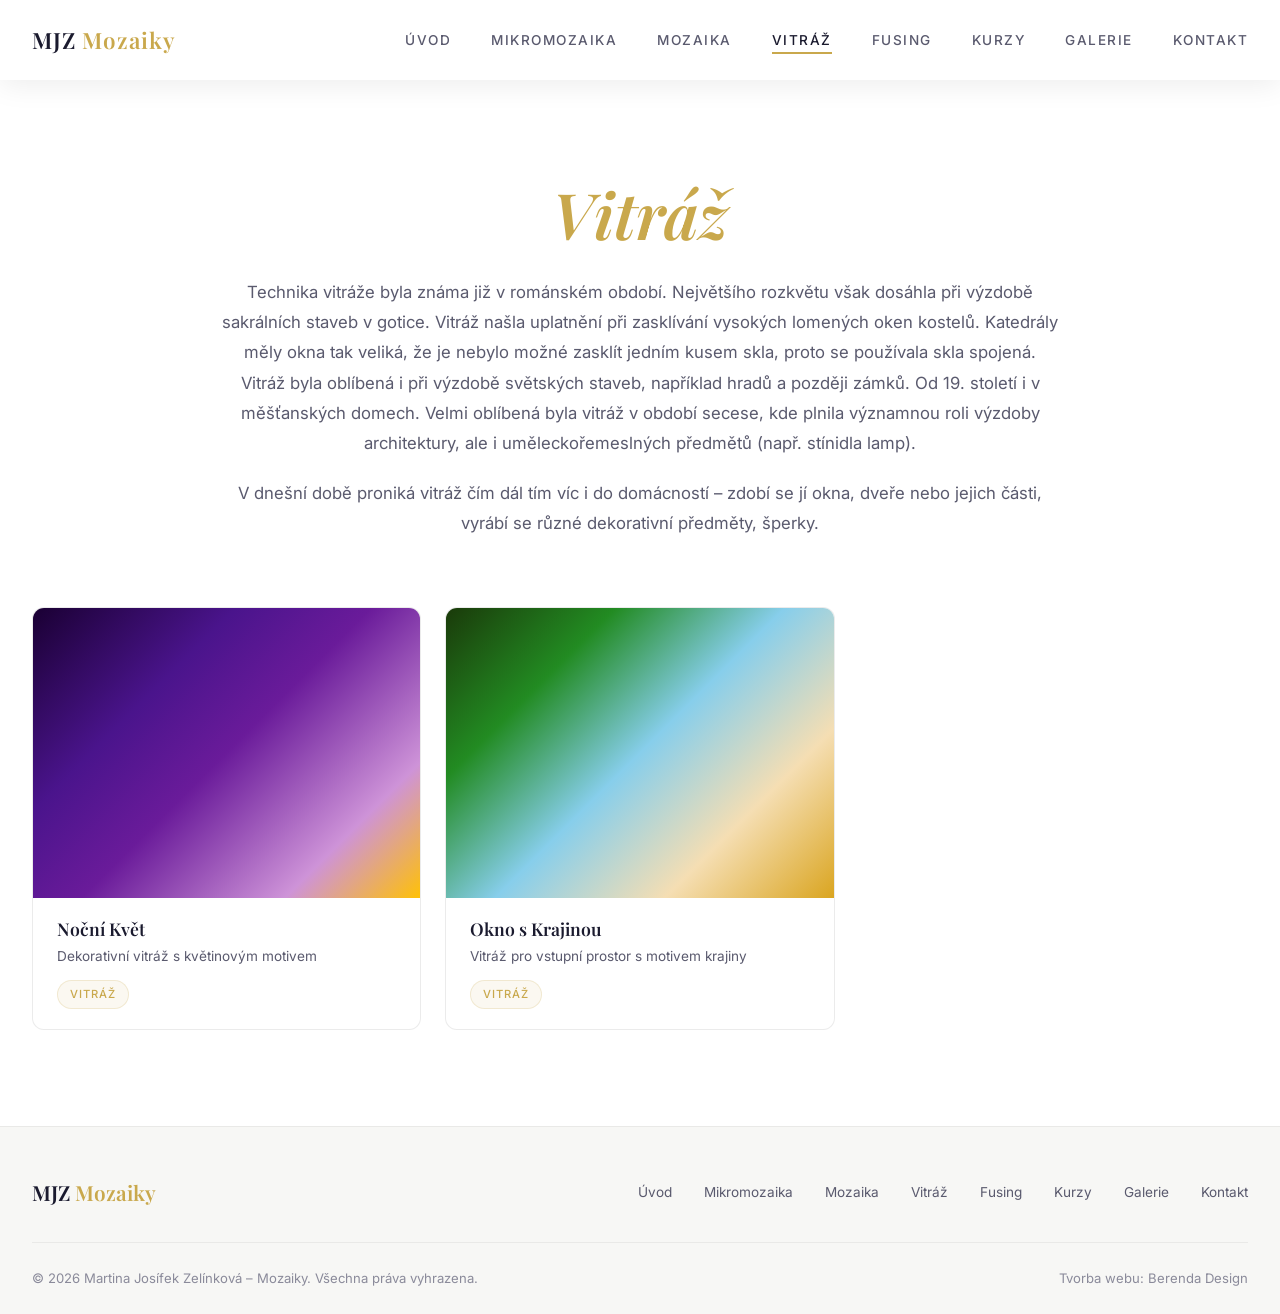
<file: vitraz.html>
<!DOCTYPE html>
<html lang="cs">
<head>
  <meta charset="UTF-8">
  <meta name="viewport" content="width=device-width, initial-scale=1.0">
  <meta name="description" content="Vitráž – Tiffany technika a barevné skleněné kompozice. Okna, lampy a dekorativní panely. Martina Josífek Zelínková.">
  <title>Vitráž – MJZ Mozaiky</title>
  <link rel="stylesheet" href="styles.css?v=4">
</head>
<body>

  <nav class="navbar scrolled" id="navbar">
    <div class="container">
      <a href="index.html" class="nav-logo">MJZ <span>Mozaiky</span></a>
      <ul class="nav-links" id="navLinks">
        <li><a href="index.html">Úvod</a></li>
        <li><a href="mikromozaika.html">Mikromozaika</a></li>
        <li><a href="mozaika.html">Mozaika</a></li>
        <li><a href="vitraz.html" class="active">Vitráž</a></li>
        <li><a href="fusing.html">Fusing</a></li>
        <li><a href="kurzy.html">Kurzy</a></li>
        <li><a href="index.html#gallery">Galerie</a></li>
        <li><a href="index.html#contact">Kontakt</a></li>
      </ul>
      <button class="nav-hamburger" id="navHamburger" aria-label="Menu">
        <span></span>
        <span></span>
        <span></span>
      </button>
    </div>
  </nav>

  <section class="subpage-content">
    <div class="container">
      <h1><em>Vitráž</em></h1>
      <p>
        Technika vitráže byla známa již v románském období. Největšího rozkvětu však dosáhla při výzdobě sakrálních staveb v gotice. Vitráž našla uplatnění při zasklívání vysokých lomených oken kostelů. Katedrály měly okna tak veliká, že je nebylo možné zasklít jedním kusem skla, proto se používala skla spojená. Vitráž byla oblíbená i při výzdobě světských staveb, například hradů a později zámků. Od 19. století i v měšťanských domech. Velmi oblíbená byla vitráž v období secese, kde plnila významnou roli výzdoby architektury, ale i uměleckořemeslných předmětů (např. stínidla lamp).
      </p>
      <p>
        V dnešní době proniká vitráž čím dál tím víc i do domácností – zdobí se jí okna, dveře nebo jejich části, vyrábí se různé dekorativní předměty, šperky.
      </p>
    </div>
  </section>

  <section class="gallery" style="padding-top: 0;">
    <div class="container">
      <div class="gallery-grid" id="galleryGrid"></div>
    </div>
  </section>

  <footer class="footer">
    <div class="container">
      <div class="footer-content">
        <div class="footer-logo">MJZ <span>Mozaiky</span></div>
        <div class="footer-links">
          <a href="index.html">Úvod</a>
          <a href="mikromozaika.html">Mikromozaika</a>
          <a href="mozaika.html">Mozaika</a>
          <a href="vitraz.html">Vitráž</a>
          <a href="fusing.html">Fusing</a>
          <a href="kurzy.html">Kurzy</a>
          <a href="index.html#gallery">Galerie</a>
          <a href="index.html#contact">Kontakt</a>
        </div>
      </div>
      <div class="footer-bottom">
        <p>&copy; 2026 Martina Josífek Zelínková – Mozaiky. Všechna práva vyhrazena.</p>
        <p>Tvorba webu: <a href="https://berenda-design.cz/" target="_blank" rel="noopener">Berenda Design</a></p>
      </div>
    </div>
  </footer>

  <script src="products.js?v=3"></script>
  <script>
    const navHamburger = document.getElementById('navHamburger');
    const navLinks = document.getElementById('navLinks');
    navHamburger.addEventListener('click', () => {
      navLinks.classList.toggle('active');
      navHamburger.classList.toggle('active');
    });

    const galleryGrid = document.getElementById('galleryGrid');
    const filtered = products.filter(p => p.category === 'vitraz');
    galleryGrid.innerHTML = filtered.map(product => `
      <a href="product.html?id=${product.id}" class="product-card">
        <div class="product-card-image" style="background: ${product.gradient};">
          <div class="product-card-overlay">
            <span>Zobrazit detail →</span>
          </div>
        </div>
        <div class="product-card-info">
          <h3>${product.title}</h3>
          <p>${product.shortDesc}</p>
          <span class="card-tag">${product.tag}</span>
        </div>
      </a>
    `).join('');
  </script>
</body>
</html>
</file>
<file: styles.css>
/* =========================================
   Martina Josífek Zelínková – Mozaiky
   Stylesheet
   ========================================= */

@import url('https://fonts.googleapis.com/css2?family=Playfair+Display:ital,wght@0,400;0,500;0,600;0,700;1,400;1,500&family=Inter:wght@300;400;500;600&display=swap');

/* ---------- CSS Variables ---------- */
:root {
  --color-bg-dark: #ffffff;
  --color-bg-section: #f7f7f5;
  --color-bg-card: #ffffff;
  --color-bg-card-hover: #f0efed;
  --color-accent: #c9a84c;
  --color-accent-light: #e0c872;
  --color-accent-dark: #a68a34;
  --color-turquoise: #3d8b93;
  --color-turquoise-light: #52a3ab;
  --color-turquoise-dark: #2d7078;
  --color-text: #1a1a2e;
  --color-text-muted: #5a5a6e;
  --color-text-dark: #8a8a9a;
  --color-overlay: rgba(0, 0, 0, 0.6);
  --color-glass: rgba(255, 255, 255, 0.85);
  --color-border: rgba(201, 168, 76, 0.25);

  --font-heading: 'Playfair Display', Georgia, serif;
  --font-body: 'Inter', -apple-system, sans-serif;

  --radius-sm: 6px;
  --radius-md: 12px;
  --radius-lg: 20px;
  --radius-xl: 32px;

  --transition: 0.35s cubic-bezier(0.4, 0, 0.2, 1);
  --transition-slow: 0.6s cubic-bezier(0.4, 0, 0.2, 1);

  --nav-height: 80px;
}

/* ---------- Reset & Base ---------- */
*,
*::before,
*::after {
  margin: 0;
  padding: 0;
  box-sizing: border-box;
}

html {
  font-size: 16px;
  scrollbar-width: none;
}

html.scrollbar-visible {
  scrollbar-width: thin;
  scrollbar-color: var(--color-accent) transparent;
}

/* Webkit scrollbar */
::-webkit-scrollbar {
  width: 8px;
}

::-webkit-scrollbar-track {
  background: transparent;
}

::-webkit-scrollbar-thumb {
  background: transparent;
  border-radius: 4px;
  transition: background 0.3s;
}

html.scrollbar-visible::-webkit-scrollbar-thumb {
  background: var(--color-accent);
}

html.scrollbar-visible::-webkit-scrollbar-thumb:hover {
  background: var(--color-accent-dark);
}

body {
  font-family: var(--font-body);
  background: var(--color-bg-dark);
  color: var(--color-text);
  line-height: 1.7;
  overflow-x: hidden;
  -webkit-font-smoothing: antialiased;
  -moz-osx-font-smoothing: grayscale;
  display: flex;
  flex-direction: column;
  min-height: 100vh;
}

img {
  max-width: 100%;
  height: auto;
  display: block;
}

a {
  text-decoration: none;
  color: inherit;
  transition: color var(--transition);
}

ul, ol {
  list-style: none;
}

/* ---------- Typography ---------- */
h1, h2, h3, h4 {
  font-family: var(--font-heading);
  font-weight: 600;
  line-height: 1.2;
}

h1 { font-size: clamp(2.4rem, 5vw, 4.2rem); }
h2 { font-size: clamp(1.8rem, 3.5vw, 3rem); }
h3 { font-size: clamp(1.2rem, 2vw, 1.6rem); }

.section-subtitle {
  font-family: var(--font-body);
  font-size: 0.85rem;
  font-weight: 500;
  letter-spacing: 3px;
  text-transform: uppercase;
  color: var(--color-accent);
  margin-bottom: 0.75rem;
}

.section-title {
  margin-bottom: 1.5rem;
}

.section-description {
  color: var(--color-text-muted);
  max-width: 600px;
  margin: 0 auto 3rem;
  font-size: 1.05rem;
}

/* ---------- Layout ---------- */
.container {
  width: 100%;
  max-width: 1280px;
  margin: 0 auto;
  padding: 0 2rem;
}

section {
  padding: 6rem 0;
}

/* ---------- Buttons ---------- */
.btn {
  display: inline-flex;
  align-items: center;
  gap: 0.5rem;
  padding: 0.9rem 2.2rem;
  font-family: var(--font-body);
  font-size: 0.9rem;
  font-weight: 500;
  letter-spacing: 1px;
  text-transform: uppercase;
  border: none;
  border-radius: var(--radius-sm);
  cursor: pointer;
  transition: all var(--transition);
  position: relative;
  overflow: hidden;
}

.btn::after {
  content: '';
  position: absolute;
  inset: 0;
  background: linear-gradient(135deg, rgba(255,255,255,0.15) 0%, transparent 60%);
  opacity: 0;
  transition: opacity var(--transition);
}

.btn:hover::after {
  opacity: 1;
}

.btn-primary {
  background: linear-gradient(135deg, var(--color-accent), var(--color-accent-dark));
  color: #ffffff;
}

.btn-primary:hover {
  transform: translateY(-2px);
  box-shadow: 0 8px 30px rgba(201, 168, 76, 0.35);
}

.btn-outline {
  background: transparent;
  color: var(--color-accent);
  border: 1.5px solid var(--color-accent);
}

.btn-outline:hover {
  background: var(--color-accent);
  color: #ffffff;
  transform: translateY(-2px);
  box-shadow: 0 8px 30px rgba(201, 168, 76, 0.3);
}

/* ---------- Navbar ---------- */
.navbar {
  position: fixed;
  top: 0;
  left: 0;
  right: 0;
  height: var(--nav-height);
  z-index: 1000;
  transition: all var(--transition);
  background: transparent;
}

.navbar:not(.scrolled) .nav-logo {
  color: #ffffff;
  text-shadow: 0 1px 4px rgba(0,0,0,0.5);
}

.navbar:not(.scrolled) .nav-links a {
  color: rgba(255, 255, 255, 0.9);
  text-shadow: 0 1px 4px rgba(0,0,0,0.5);
}

.navbar:not(.scrolled) .nav-links a:hover,
.navbar:not(.scrolled) .nav-links a.active {
  color: #ffffff;
}

.navbar:not(.scrolled) .nav-hamburger span {
  background: #ffffff;
}

.navbar.scrolled {
  background: rgba(255, 255, 255, 0.95);
  backdrop-filter: blur(20px);
  -webkit-backdrop-filter: blur(20px);
  box-shadow: 0 4px 30px rgba(0, 0, 0, 0.08);
}

.navbar .container {
  display: flex;
  align-items: center;
  justify-content: space-between;
  height: 100%;
}

.nav-logo {
  font-family: var(--font-heading);
  font-size: 1.4rem;
  font-weight: 600;
  color: var(--color-text);
  letter-spacing: 1px;
}

.nav-logo span {
  color: var(--color-accent);
}

.nav-links {
  display: flex;
  align-items: center;
  gap: 2.5rem;
}

.nav-links a {
  font-size: 0.85rem;
  font-weight: 500;
  letter-spacing: 1.5px;
  text-transform: uppercase;
  color: var(--color-text-muted);
  position: relative;
  padding: 0.25rem 0;
}

.nav-links a::after {
  content: '';
  position: absolute;
  bottom: -2px;
  left: 0;
  width: 0;
  height: 2px;
  background: var(--color-accent);
  transition: width var(--transition);
}

.nav-links a:hover,
.nav-links a.active {
  color: var(--color-text);
}

.nav-links a:hover::after,
.nav-links a.active::after {
  width: 100%;
}

/* Hamburger */
.nav-hamburger {
  display: none;
  flex-direction: column;
  gap: 5px;
  cursor: pointer;
  background: none;
  border: none;
  padding: 5px;
  z-index: 1100;
}

.nav-hamburger span {
  display: block;
  width: 28px;
  height: 2px;
  background: var(--color-text);
  transition: all var(--transition);
  border-radius: 2px;
}

.nav-hamburger.active span:nth-child(1) {
  transform: translateY(7px) rotate(45deg);
}

.nav-hamburger.active span:nth-child(2) {
  opacity: 0;
}

.nav-hamburger.active span:nth-child(3) {
  transform: translateY(-7px) rotate(-45deg);
}

/* ---------- Hero Section ---------- */
.hero {
  position: relative;
  height: 100vh;
  min-height: 600px;
  display: flex;
  align-items: center;
  justify-content: center;
  text-align: center;
  overflow: hidden;
}

.hero-bg {
  position: absolute;
  inset: 0;
  background-size: cover;
  background-position: center;
  background-repeat: no-repeat;
  z-index: 0;
}

.hero-bg::before {
  content: '';
  position: absolute;
  inset: 0;
  background: rgba(0, 0, 0, 0.55);
}

/* Mosaic tile pattern overlay */
.hero-mosaic-pattern {
  display: none;
}

.hero-content {
  position: relative;
  z-index: 1;
  padding: 0 2rem;
  text-shadow: 0 2px 12px rgba(0, 0, 0, 0.7);
}

.hero-content .section-subtitle {
  font-size: 0.9rem;
  letter-spacing: 5px;
  margin-bottom: 1.5rem;
  color: var(--color-accent-light);
  animation: fadeInUp 0.8s ease-out 0.2s both;
}

.hero-content h1 {
  margin-bottom: 1.5rem;
  color: #ffffff;
  animation: fadeInUp 0.8s ease-out 0.4s both;
}

.hero-content h1 em {
  font-style: italic;
  color: var(--color-accent);
}

.hero-description {
  color: rgba(255, 255, 255, 0.85);
  font-size: 1.15rem;
  max-width: 600px;
  margin: 0 auto 2.5rem;
  animation: fadeInUp 0.8s ease-out 0.6s both;
}

.hero-buttons {
  display: flex;
  gap: 1rem;
  justify-content: center;
  flex-wrap: wrap;
  animation: fadeInUp 0.8s ease-out 0.8s both;
}

.hero .btn-outline {
  color: #ffffff;
  border-color: rgba(255, 255, 255, 0.7);
}

.hero .btn-outline:hover {
  background: #ffffff;
  color: var(--color-text);
  border-color: #ffffff;
}

.hero-scroll {
  position: absolute;
  bottom: 2.5rem;
  left: 50%;
  transform: translateX(-50%);
  display: flex;
  flex-direction: column;
  align-items: center;
  gap: 0.5rem;
  color: var(--color-text-muted);
  font-size: 0.75rem;
  letter-spacing: 2px;
  text-transform: uppercase;
  animation: fadeInUp 0.8s ease-out 1s both;
}

.hero-scroll .scroll-line {
  width: 1px;
  height: 40px;
  background: linear-gradient(to bottom, var(--color-accent), transparent);
  animation: scrollPulse 2s ease-in-out infinite;
}

@keyframes scrollPulse {
  0%, 100% { opacity: 0.3; height: 40px; }
  50% { opacity: 1; height: 55px; }
}

/* ---------- About Section ---------- */
.about {
  background: var(--color-bg-section);
  position: relative;
  overflow: hidden;
}

.about::before {
  content: '';
  position: absolute;
  top: -100px;
  right: -100px;
  width: 400px;
  height: 400px;
  background: radial-gradient(circle, rgba(201, 168, 76, 0.06) 0%, transparent 70%);
  border-radius: 50%;
}

.about-grid {
  display: grid;
  grid-template-columns: 1fr 1fr;
  gap: 4rem;
  align-items: center;
}

.about-image {
  position: relative;
  border-radius: var(--radius-lg);
  overflow: hidden;
}

.about-image img {
  width: 100%;
  height: 100%;
  display: block;
  object-fit: cover;
  border-radius: var(--radius-lg);
}

.about-image::after {
  content: '';
  position: absolute;
  inset: 0;
  border: 1px solid rgba(0, 0, 0, 0.08);
  border-radius: var(--radius-lg);
  pointer-events: none;
}

.about-text h2 {
  margin-bottom: 1.5rem;
}

.about-text .section-subtitle {
  color: var(--color-accent);
}

.about-text h2 em {
  color: var(--color-accent);
  font-style: italic;
}

.about-text p {
  color: var(--color-text-muted);
  margin-bottom: 1.25rem;
  font-size: 1.02rem;
}

.about-features {
  display: grid;
  grid-template-columns: 1fr 1fr;
  gap: 1.5rem;
  margin-top: 2rem;
}

.about-feature {
  display: flex;
  align-items: flex-start;
  gap: 0.75rem;
}

.about-feature-icon {
  width: 42px;
  height: 42px;
  min-width: 42px;
  border-radius: var(--radius-sm);
  background: linear-gradient(135deg, rgba(201, 168, 76, 0.12), rgba(201, 168, 76, 0.08));
  border: 1px solid rgba(201, 168, 76, 0.2);
  display: flex;
  align-items: center;
  justify-content: center;
  font-size: 1.1rem;
}

.about-feature h4 {
  font-size: 0.95rem;
  font-family: var(--font-body);
  font-weight: 600;
  margin-bottom: 0.15rem;
}

.about-feature p {
  font-size: 0.82rem !important;
  margin-bottom: 0 !important;
  color: var(--color-text-dark) !important;
}

/* ---------- Gallery Section ---------- */
.gallery {
  background: var(--color-bg-dark);
  position: relative;
}

.gallery-header {
  text-align: center;
  margin-bottom: 3rem;
}

.gallery-filters {
  display: flex;
  justify-content: center;
  gap: 0.75rem;
  margin-bottom: 3rem;
  flex-wrap: wrap;
}

.filter-btn {
  padding: 0.5rem 1.5rem;
  font-family: var(--font-body);
  font-size: 0.82rem;
  font-weight: 500;
  letter-spacing: 1px;
  text-transform: uppercase;
  background: transparent;
  color: var(--color-text-muted);
  border: 1px solid rgba(0, 0, 0, 0.12);
  border-radius: var(--radius-xl);
  cursor: pointer;
  transition: all var(--transition);
}

.filter-btn:hover,
.filter-btn.active {
  background: var(--color-accent);
  color: #ffffff;
  border-color: var(--color-accent);
}

.gallery-grid {
  display: grid;
  grid-template-columns: repeat(auto-fill, minmax(300px, 1fr));
  gap: 1.5rem;
}

/* ---------- Product Card ---------- */
.product-card {
  position: relative;
  border-radius: var(--radius-md);
  overflow: hidden;
  background: var(--color-bg-card);
  border: 1px solid rgba(0, 0, 0, 0.08);
  cursor: pointer;
  transition: all var(--transition);
}

.product-card:hover {
  transform: translateY(-6px);
  border-color: var(--color-border);
  box-shadow: 0 20px 60px rgba(0, 0, 0, 0.1), 0 0 40px rgba(201, 168, 76, 0.06);
}

.product-card-image {
  aspect-ratio: 4/3;
  overflow: hidden;
  position: relative;
}

.product-card-image img {
  width: 100%;
  height: 100%;
  object-fit: cover;
  transition: transform var(--transition-slow);
}

.product-card:hover .product-card-image img {
  transform: scale(1.08);
}

.product-card-image .card-placeholder {
  width: 100%;
  height: 100%;
  display: flex;
  align-items: center;
  justify-content: center;
  font-size: 3rem;
}

.product-card-overlay {
  position: absolute;
  inset: 0;
  background: linear-gradient(to top, rgba(0, 0, 0, 0.6) 0%, transparent 50%);
  opacity: 0;
  transition: opacity var(--transition);
  display: flex;
  align-items: flex-end;
  padding: 1.5rem;
}

.product-card:hover .product-card-overlay {
  opacity: 1;
}

.product-card-overlay span {
  font-size: 0.8rem;
  font-weight: 500;
  letter-spacing: 2px;
  text-transform: uppercase;
  color: var(--color-accent);
}

.product-card-info {
  padding: 1.25rem 1.5rem;
}

.product-card-info h3 {
  font-size: 1.1rem;
  margin-bottom: 0.35rem;
  transition: color var(--transition);
}

.product-card:hover .product-card-info h3 {
  color: var(--color-accent);
}

.product-card-info p {
  font-size: 0.85rem;
  color: var(--color-text-muted);
}

.product-card-info .card-tag {
  display: inline-block;
  margin-top: 0.75rem;
  padding: 0.25rem 0.75rem;
  font-size: 0.7rem;
  font-weight: 500;
  letter-spacing: 1px;
  text-transform: uppercase;
  background: rgba(201, 168, 76, 0.08);
  color: var(--color-accent);
  border-radius: var(--radius-xl);
  border: 1px solid rgba(201, 168, 76, 0.2);
}

/* ---------- Product Modal ---------- */
.modal-overlay {
  position: fixed;
  inset: 0;
  background: var(--color-overlay);
  backdrop-filter: blur(12px);
  -webkit-backdrop-filter: blur(12px);
  z-index: 2000;
  display: flex;
  align-items: center;
  justify-content: center;
  padding: 2rem;
  opacity: 0;
  visibility: hidden;
  transition: all var(--transition);
}

.modal-overlay.active {
  opacity: 1;
  visibility: visible;
}

.modal {
  background: #ffffff;
  border: 1px solid rgba(0, 0, 0, 0.08);
  border-radius: var(--radius-lg);
  max-width: 900px;
  width: 100%;
  max-height: 90vh;
  overflow-y: auto;
  position: relative;
  transform: translateY(30px) scale(0.95);
  transition: transform var(--transition);
  box-shadow: 0 25px 80px rgba(0, 0, 0, 0.15);
}

.modal-overlay.active .modal {
  transform: translateY(0) scale(1);
}

.modal-close {
  position: absolute;
  top: 1.25rem;
  right: 1.25rem;
  width: 42px;
  height: 42px;
  border-radius: 50%;
  background: rgba(0, 0, 0, 0.06);
  border: 1px solid rgba(0, 0, 0, 0.1);
  color: var(--color-text);
  font-size: 1.3rem;
  cursor: pointer;
  display: flex;
  align-items: center;
  justify-content: center;
  transition: all var(--transition);
  z-index: 10;
  line-height: 1;
}

.modal-close:hover {
  background: var(--color-accent);
  color: #ffffff;
  border-color: var(--color-accent);
}

.modal-image {
  width: 100%;
  aspect-ratio: 16/9;
  overflow: hidden;
  border-radius: var(--radius-lg) var(--radius-lg) 0 0;
}

.modal-image img {
  width: 100%;
  height: 100%;
  object-fit: cover;
}

.modal-image .modal-placeholder {
  width: 100%;
  height: 100%;
  display: flex;
  align-items: center;
  justify-content: center;
  font-size: 5rem;
}

.modal-body {
  padding: 2.5rem;
}

.modal-body .modal-tag {
  display: inline-block;
  padding: 0.3rem 1rem;
  font-size: 0.72rem;
  font-weight: 500;
  letter-spacing: 1.5px;
  text-transform: uppercase;
  background: rgba(201, 168, 76, 0.08);
  color: var(--color-accent);
  border-radius: var(--radius-xl);
  border: 1px solid rgba(201, 168, 76, 0.2);
  margin-bottom: 1rem;
}

.modal-body h2 {
  font-size: 2rem;
  margin-bottom: 1rem;
}

.modal-body .modal-description {
  color: var(--color-text-muted);
  font-size: 1.02rem;
  line-height: 1.8;
  margin-bottom: 2rem;
}

.modal-details {
  display: grid;
  grid-template-columns: repeat(3, 1fr);
  gap: 1.25rem;
  margin-bottom: 2rem;
  padding: 1.5rem;
  background: rgba(0, 0, 0, 0.02);
  border-radius: var(--radius-md);
  border: 1px solid rgba(0, 0, 0, 0.06);
}

.modal-detail-item {
  text-align: center;
}

.modal-detail-item .detail-label {
  font-size: 0.72rem;
  font-weight: 500;
  letter-spacing: 1.5px;
  text-transform: uppercase;
  color: var(--color-text-dark);
  margin-bottom: 0.35rem;
}

.modal-detail-item .detail-value {
  font-family: var(--font-heading);
  font-size: 1.05rem;
  color: var(--color-accent);
}

.modal-actions {
  display: flex;
  gap: 1rem;
}

/* ---------- Process / How It Works ---------- */
.process {
  background: var(--color-bg-section);
  position: relative;
  overflow: hidden;
}

.process-grid {
  display: grid;
  grid-template-columns: repeat(4, 1fr);
  gap: 2rem;
  margin-top: 3rem;
}

.process-step {
  text-align: center;
  position: relative;
  padding: 2rem 1.5rem;
  background: rgba(0, 0, 0, 0.02);
  border-radius: var(--radius-md);
  border: 1px solid rgba(0, 0, 0, 0.06);
  transition: all var(--transition);
}

.process-step:hover {
  background: rgba(201, 168, 76, 0.04);
  border-color: rgba(201, 168, 76, 0.2);
  transform: translateY(-4px);
}

.process-step-number {
  font-family: var(--font-heading);
  font-size: 3rem;
  font-weight: 700;
  color: var(--color-accent);
  opacity: 0.2;
  line-height: 1;
  margin-bottom: 1rem;
}

.process-step-icon {
  font-size: 2rem;
  margin-bottom: 1rem;
}

.process-step h3 {
  font-size: 1.1rem;
  margin-bottom: 0.75rem;
}

.process-step p {
  font-size: 0.88rem;
  color: var(--color-text-muted);
}

/* ---------- Contact Section ---------- */
.contact {
  background: var(--color-bg-dark);
  position: relative;
}

.contact-grid {
  display: grid;
  grid-template-columns: 1fr 1fr;
  gap: 4rem;
}

.contact-info h2 {
  margin-bottom: 1.5rem;
}

.contact-info h2 em {
  color: var(--color-accent);
  font-style: italic;
}

.contact-info > p:not(.section-subtitle) {
  color: var(--color-text-muted);
  margin-bottom: 2rem;
  font-size: 1.02rem;
}

.contact-details {
  display: flex;
  flex-direction: column;
  gap: 1.25rem;
}

.contact-detail {
  display: flex;
  align-items: center;
  gap: 1rem;
}

.contact-detail-icon {
  width: 48px;
  height: 48px;
  min-width: 48px;
  border-radius: var(--radius-sm);
  background: linear-gradient(135deg, rgba(201, 168, 76, 0.1), rgba(201, 168, 76, 0.06));
  border: 1px solid rgba(201, 168, 76, 0.2);
  display: flex;
  align-items: center;
  justify-content: center;
  font-size: 1.2rem;
}

.contact-detail h4 {
  font-family: var(--font-body);
  font-size: 0.8rem;
  font-weight: 500;
  letter-spacing: 1px;
  text-transform: uppercase;
  color: var(--color-text-dark);
  margin-bottom: 0.15rem;
}

.contact-detail p,
.contact-detail a {
  font-size: 1rem;
  color: var(--color-text);
}

.contact-detail a:hover {
  color: var(--color-accent);
}

/* Contact Photo */
.contact-photo {
  border-radius: var(--radius-lg);
  overflow: hidden;
  aspect-ratio: 3/4;
  background: linear-gradient(135deg, var(--color-bg-section) 0%, #eaeae8 100%);
  position: relative;
}

.contact-photo img {
  width: 100%;
  height: 100%;
  object-fit: cover;
}

.contact-photo-placeholder {
  width: 100%;
  height: 100%;
  display: flex;
  flex-direction: column;
  align-items: center;
  justify-content: center;
  gap: 1rem;
}

.contact-photo-placeholder p {
  font-size: 0.85rem;
  color: var(--color-text-dark);
  letter-spacing: 1px;
  text-transform: uppercase;
}

.form-group {
  margin-bottom: 1.5rem;
}

.form-group label {
  display: block;
  font-size: 0.82rem;
  font-weight: 500;
  letter-spacing: 1px;
  text-transform: uppercase;
  color: var(--color-text-muted);
  margin-bottom: 0.5rem;
}

.form-group input,
.form-group textarea {
  width: 100%;
  padding: 0.9rem 1.2rem;
  font-family: var(--font-body);
  font-size: 0.95rem;
  color: var(--color-text);
  background: rgba(0, 0, 0, 0.02);
  border: 1px solid rgba(0, 0, 0, 0.12);
  border-radius: var(--radius-sm);
  outline: none;
  transition: all var(--transition);
}

.form-group input:focus,
.form-group textarea:focus {
  border-color: var(--color-accent);
  background: rgba(201, 168, 76, 0.03);
  box-shadow: 0 0 0 3px rgba(201, 168, 76, 0.1);
}

.form-group textarea {
  min-height: 140px;
  resize: vertical;
}

.form-group input::placeholder,
.form-group textarea::placeholder {
  color: var(--color-text-dark);
}

.contact-form .btn {
  width: 100%;
  justify-content: center;
}

/* ---------- Modal ---------- */
.modal-overlay {
  position: fixed;
  inset: 0;
  background: rgba(0, 0, 0, 0.85);
  display: flex;
  align-items: center;
  justify-content: center;
  z-index: 2000;
  opacity: 0;
  visibility: hidden;
  transition: opacity 0.3s ease, visibility 0.3s ease;
  padding: 1rem;
  will-change: opacity;
}

.modal-overlay.active {
  opacity: 1;
  visibility: visible;
}

.modal-content {
  background: var(--color-bg-card);
  width: 100%;
  max-width: 600px;
  border-radius: var(--radius-md);
  padding: 3rem 2.5rem;
  position: relative;
  transform: translateY(20px);
  transition: transform 0.2s ease-out, opacity 0.2s ease-out;
  max-height: 90vh;
  overflow-y: auto;
}

.modal-overlay.active .modal-content {
  transform: translateY(0);
}

.modal-close {
  position: absolute;
  top: 1.5rem;
  right: 1.5rem;
  background: transparent;
  border: none;
  font-size: 1.5rem;
  color: var(--color-text-muted);
  cursor: pointer;
  width: 32px;
  height: 32px;
  display: flex;
  align-items: center;
  justify-content: center;
  border-radius: 50%;
  transition: background 0.2s, color 0.2s;
}

.modal-close:hover {
  background: rgba(0,0,0,0.05);
  color: var(--color-text);
}

.modal-content h2 {
  margin-bottom: 0.5rem;
}

.modal-content p {
  color: var(--color-text-muted);
  margin-bottom: 2rem;
  font-size: 0.95rem;
}

.form-row {
  display: grid;
  grid-template-columns: 1fr 1fr;
  gap: 1.5rem;
}

@media (max-width: 576px) {
  .form-row {
    grid-template-columns: 1fr;
    gap: 0;
  }
}

/* ---------- Footer ---------- */
.footer {
  background: var(--color-bg-section);
  border-top: 1px solid rgba(0, 0, 0, 0.06);
  padding: 3rem 0 1.5rem;
  margin-top: auto;
}

.footer-content {
  display: flex;
  justify-content: space-between;
  align-items: center;
  padding-bottom: 2rem;
  border-bottom: 1px solid rgba(0, 0, 0, 0.06);
  margin-bottom: 1.5rem;
  flex-wrap: wrap;
  gap: 1.5rem;
}

.footer-logo {
  font-family: var(--font-heading);
  font-size: 1.3rem;
  font-weight: 600;
}

.footer-logo span {
  color: var(--color-accent);
}

.footer-links {
  display: flex;
  gap: 2rem;
}

.footer-links a {
  font-size: 0.85rem;
  color: var(--color-text-muted);
  transition: color var(--transition);
}

.footer-links a:hover {
  color: var(--color-accent);
}

.footer-bottom {
  display: flex;
  justify-content: space-between;
  align-items: center;
  flex-wrap: wrap;
  gap: 1rem;
  font-size: 0.82rem;
  color: var(--color-text-dark);
}

.footer-bottom a {
  color: var(--color-text-dark);
  transition: all var(--transition);
}

.footer-bottom a:hover {
  text-decoration: underline;
  color: var(--color-accent);
}

/* ---------- Scroll Animations ---------- */
.reveal {
  opacity: 0;
  transform: translateY(40px);
  transition: all 0.8s cubic-bezier(0.4, 0, 0.2, 1);
}

.reveal.visible {
  opacity: 1;
  transform: translateY(0);
}

.reveal-delay-1 { transition-delay: 0.1s; }
.reveal-delay-2 { transition-delay: 0.2s; }
.reveal-delay-3 { transition-delay: 0.3s; }
.reveal-delay-4 { transition-delay: 0.4s; }

@keyframes fadeInUp {
  from {
    opacity: 0;
    transform: translateY(30px);
  }
  to {
    opacity: 1;
    transform: translateY(0);
  }
}

/* ---------- Scrollbar ---------- */
::-webkit-scrollbar {
  width: 8px;
}

::-webkit-scrollbar-track {
  background: var(--color-bg-dark);
}

::-webkit-scrollbar-thumb {
  background: var(--color-bg-card);
  border-radius: 4px;
}

::-webkit-scrollbar-thumb:hover {
  background: var(--color-accent-dark);
}

/* ---------- Responsive ---------- */
@media (max-width: 1024px) {
  .about-grid {
    grid-template-columns: 1fr;
    gap: 2.5rem;
  }

  .about-image {
    max-height: 400px;
    aspect-ratio: unset;
  }

  .process-grid {
    grid-template-columns: repeat(2, 1fr);
  }

  .contact-grid {
    grid-template-columns: 1fr;
    gap: 3rem;
  }

  .modal-details {
    grid-template-columns: repeat(3, 1fr);
  }
}

@media (max-width: 768px) {
  :root {
    --nav-height: 65px;
  }

  section {
    padding: 4rem 0;
  }

  .container {
    padding: 0 1.25rem;
  }

  /* Mobile Nav */
  .nav-hamburger {
    display: flex;
  }

  .nav-links {
    position: fixed;
    top: 0;
    right: 0;
    width: 280px;
    height: 100vh;
    background: #ffffff;
    flex-direction: column;
    justify-content: center;
    gap: 2rem;
    transform: translateX(100%);
    transition: transform var(--transition);
    box-shadow: -10px 0 40px rgba(0, 0, 0, 0.1);
    z-index: 1050;
  }

  .nav-links.active {
    transform: translateX(0);
  }

  .nav-links a {
    font-size: 1rem;
  }

  .gallery-grid {
    grid-template-columns: repeat(auto-fill, minmax(250px, 1fr));
    gap: 1rem;
  }

  .about-features {
    grid-template-columns: 1fr;
  }

  .process-grid {
    grid-template-columns: 1fr;
  }

  .modal {
    margin: 1rem;
    max-height: 95vh;
  }

  .modal-body {
    padding: 1.5rem;
  }

  .modal-details {
    grid-template-columns: 1fr;
  }

  .modal-actions {
    flex-direction: column;
  }

  .hero-content h1 {
    font-size: 2.2rem;
  }

  .footer-content {
    flex-direction: column;
    text-align: center;
  }

  .footer-links {
    flex-wrap: wrap;
    justify-content: center;
  }
}

@media (max-width: 480px) {
  .gallery-grid {
    grid-template-columns: 1fr;
  }

  .hero-buttons {
    flex-direction: column;
    align-items: center;
  }

  .filter-btn {
    padding: 0.4rem 1rem;
    font-size: 0.75rem;
  }
}

/* ---------- Subpage Hero ---------- */
.subpage-hero {
  position: relative;
  padding: 10rem 0 4rem;
  text-align: center;
  background: linear-gradient(135deg, #1a1a2e 0%, #2d2d44 50%, #1a1a2e 100%);
  overflow: hidden;
}

.subpage-hero::before {
  content: '';
  position: absolute;
  inset: 0;
  background:
    radial-gradient(ellipse at 30% 50%, rgba(201, 168, 76, 0.12) 0%, transparent 60%),
    radial-gradient(ellipse at 70% 30%, rgba(201, 168, 76, 0.08) 0%, transparent 60%);
}

.subpage-hero .container {
  position: relative;
  z-index: 1;
}

.subpage-hero .section-subtitle {
  color: var(--color-accent);
  margin-bottom: 1rem;
}

.subpage-hero h1 {
  color: #ffffff;
  margin-bottom: 1rem;
  text-shadow: 0 2px 12px rgba(0, 0, 0, 0.5);
}

.subpage-hero p {
  color: rgba(255, 255, 255, 0.75);
  max-width: 650px;
  margin: 0 auto;
  font-size: 1.1rem;
}

.breadcrumb {
  display: flex;
  justify-content: center;
  gap: 0.5rem;
  margin-bottom: 2rem;
  font-size: 0.85rem;
}

.breadcrumb a {
  color: rgba(255, 255, 255, 0.6);
  transition: color var(--transition);
}

.breadcrumb a:hover {
  color: var(--color-accent);
}

.breadcrumb span {
  color: rgba(255, 255, 255, 0.4);
}

.breadcrumb .current {
  color: rgba(255, 255, 255, 0.9);
}

/* ---------- Subpage Content ---------- */
.subpage-content {
  padding: 3rem 0;
  padding-top: calc(var(--nav-height) + 6rem);
  text-align: center;
}

.subpage-content .container {
  max-width: 900px;
}

.subpage-content h1 {
  margin-bottom: 1.5rem;
}

.subpage-content h1 em {
  color: var(--color-accent);
  font-style: italic;
  font-weight: 600;
}

.subpage-content p {
  color: var(--color-text-muted);
  font-size: 1.05rem;
  margin-bottom: 1.25rem;
  line-height: 1.8;
}

.subpage-features {
  display: grid;
  grid-template-columns: 1fr 1fr;
  gap: 1.5rem;
  margin: 3rem 0;
}

.subpage-feature {
  padding: 1.5rem;
  background: var(--color-bg-section);
  border-radius: var(--radius-md);
  border: 1px solid rgba(0, 0, 0, 0.06);
}

.subpage-feature h4 {
  margin-bottom: 0.5rem;
  font-family: var(--font-heading);
  font-size: 1.1rem;
}

.subpage-feature p {
  font-size: 0.95rem;
  margin-bottom: 0;
}

.subpage-cta {
  text-align: center;
  padding: 4rem 0;
  background: var(--color-bg-section);
}

.subpage-cta h2 {
  margin-bottom: 1rem;
}

.subpage-cta p {
  color: var(--color-text-muted);
  max-width: 500px;
  margin: 0 auto 2rem;
}

.subpage-cta .btn-group {
  display: flex;
  gap: 1rem;
  justify-content: center;
  flex-wrap: wrap;
}

@media (max-width: 768px) {
  .subpage-features {
    grid-template-columns: 1fr;
  }

  .subpage-hero {
    padding: 8rem 0 3rem;
  }
}
</file>
